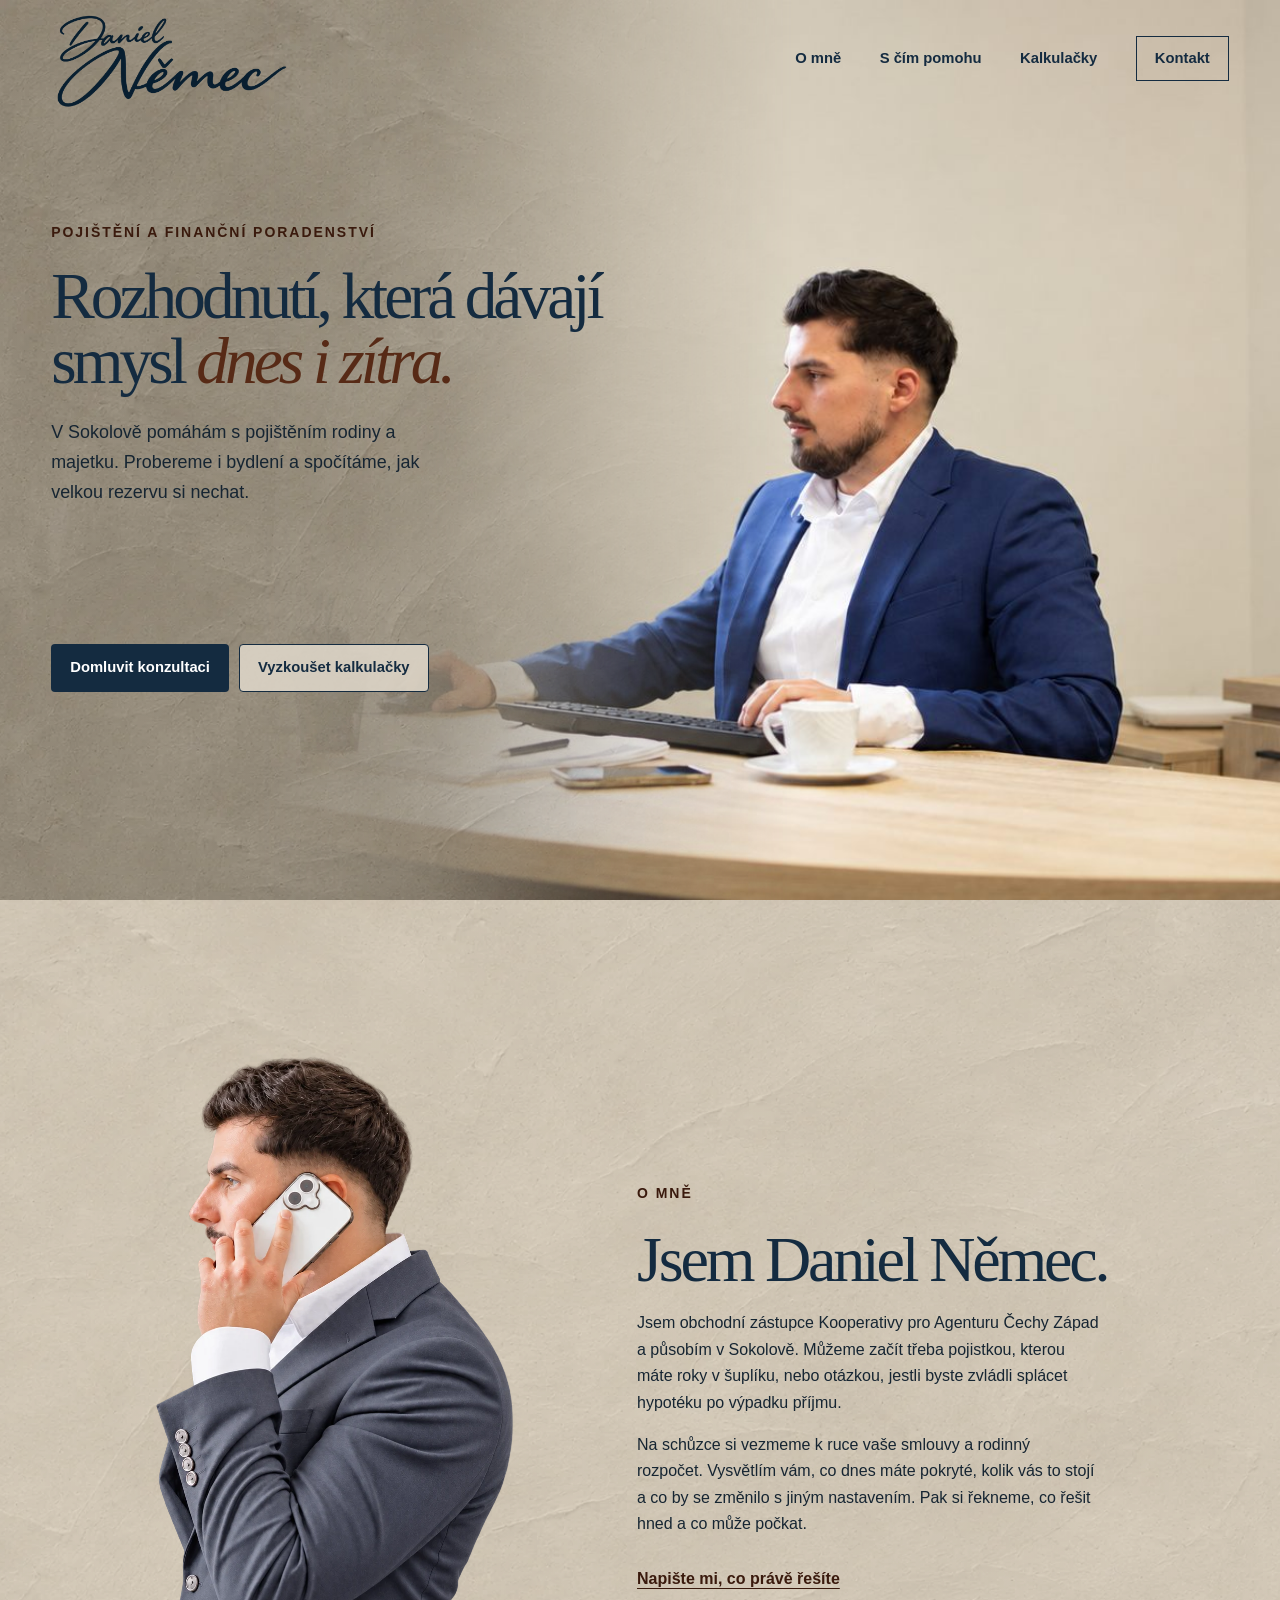
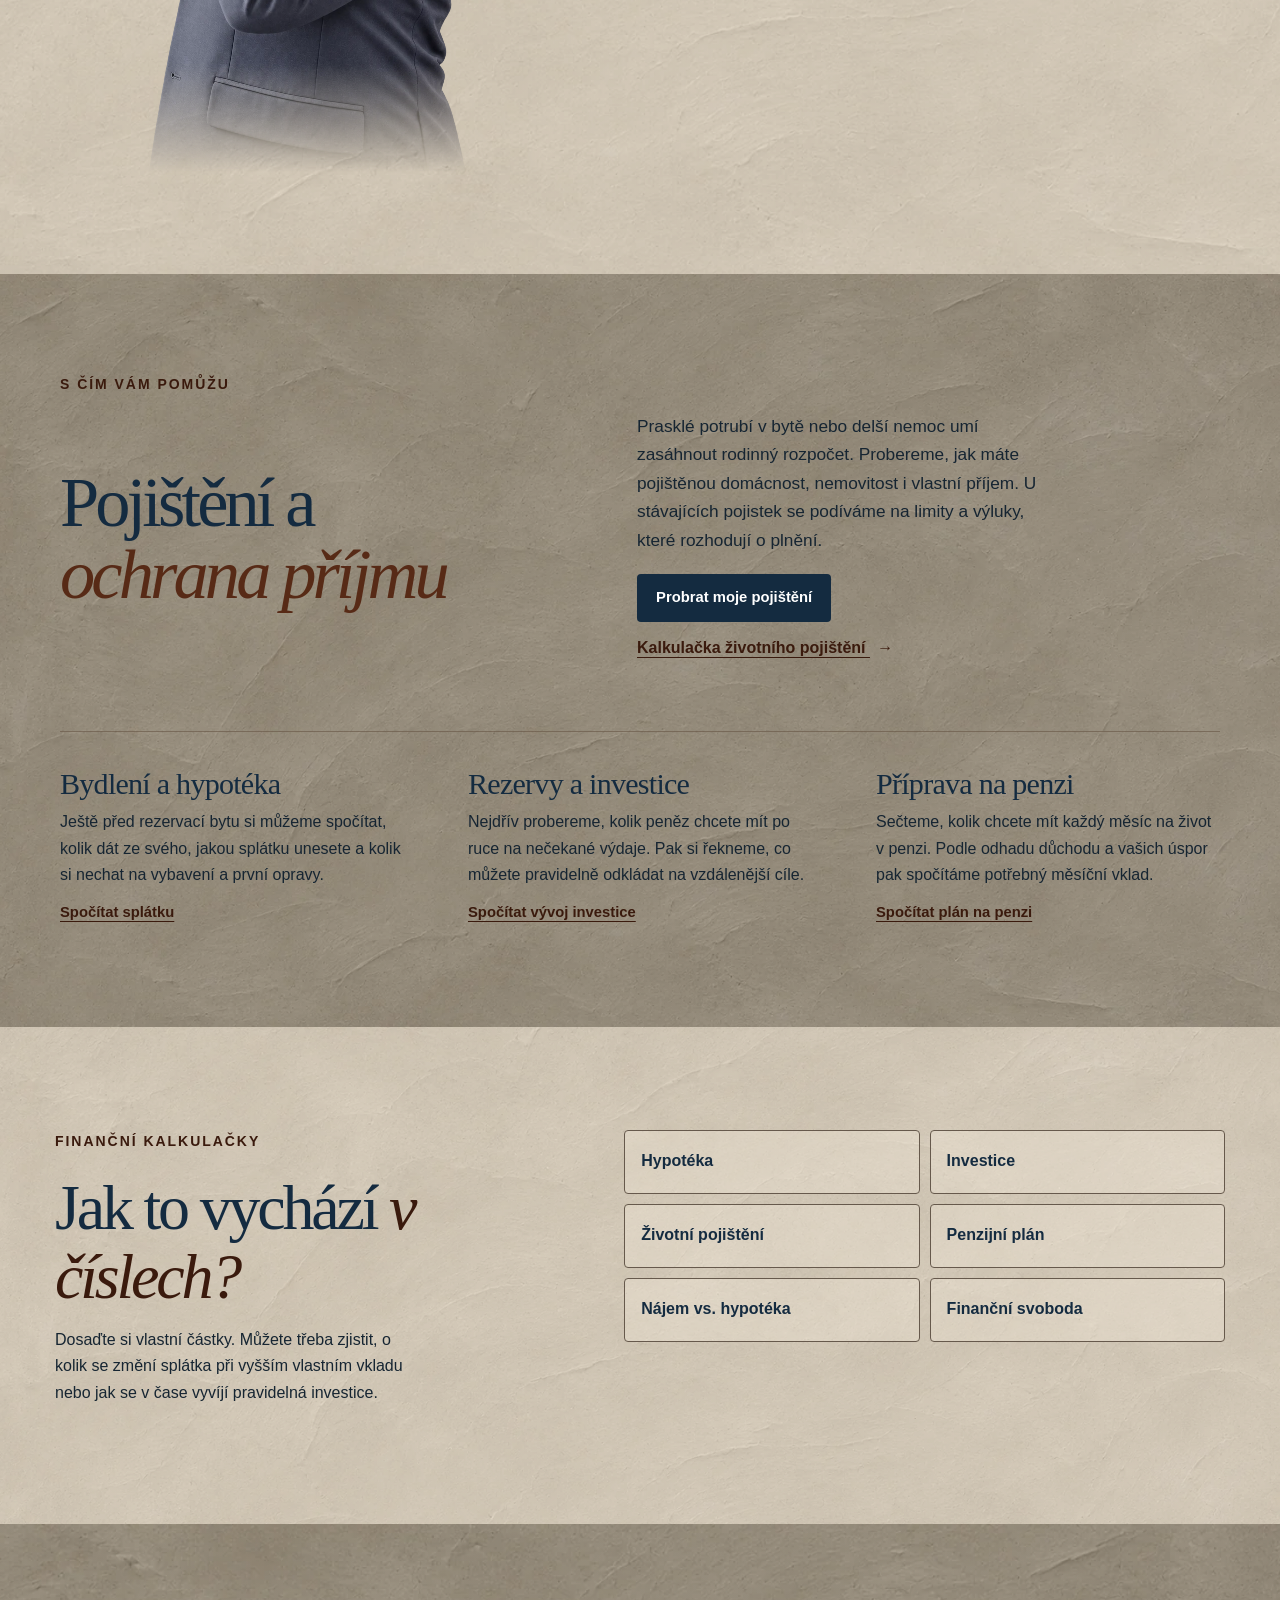
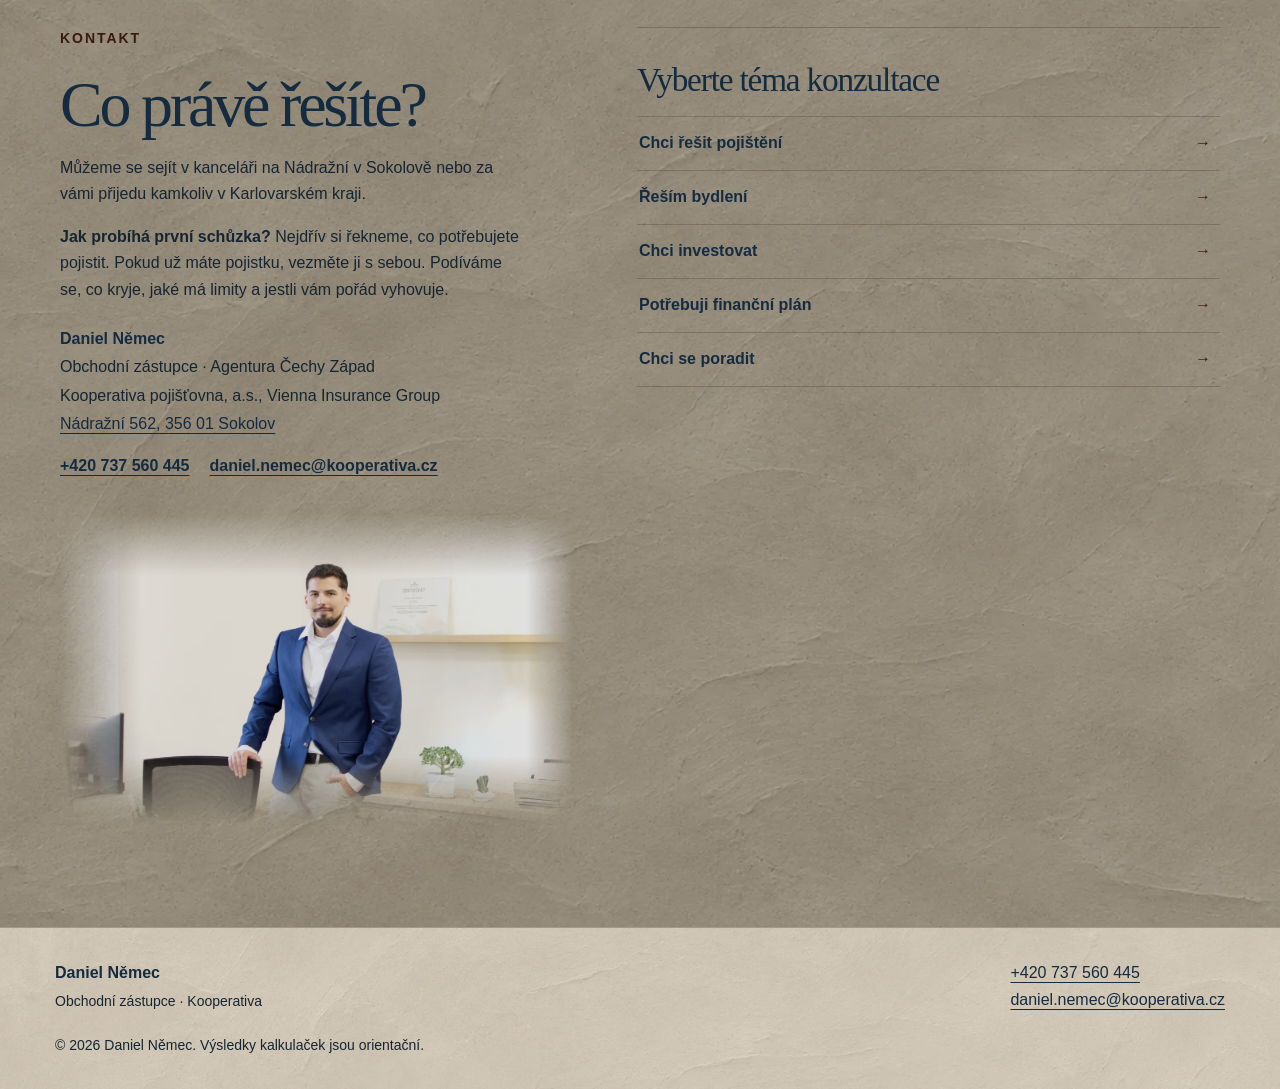
<file: index.html>
<!doctype html>
<html lang="cs">
<head>
  <meta charset="utf-8">
  <meta name="viewport" content="width=device-width, initial-scale=1">
  <meta name="description" content="Daniel Němec, obchodní zástupce Kooperativy v Sokolově. Probereme pojištění rodiny a majetku, bydlení a finanční rezervy. Domluvte si schůzku na Nádražní 562.">
  <meta name="theme-color" content="#f8f6f1">
  <title>Finanční poradce v Sokolově | Daniel Němec</title>
  <link rel="canonical" href="https://nemecfinance.cz/">
  <script type="application/ld+json">
    {
      "@context": "https://schema.org",
      "@type": "Person",
      "@id": "https://nemecfinance.cz/#daniel-nemec",
      "name": "Daniel Němec",
      "url": "https://nemecfinance.cz/",
      "image": "https://nemecfinance.cz/assets/daniel-kancelar.webp",
      "jobTitle": "Obchodní zástupce Kooperativy",
      "telephone": "+420737560445",
      "email": "daniel.nemec@kooperativa.cz",
      "affiliation": {
        "@type": "Organization",
        "name": "Kooperativa pojišťovna, a.s., Vienna Insurance Group",
        "url": "https://www.koop.cz/"
      },
      "workLocation": {
        "@type": "Place",
        "address": {
          "@type": "PostalAddress",
          "streetAddress": "Nádražní 562",
          "addressLocality": "Sokolov",
          "postalCode": "356 01",
          "addressCountry": "CZ"
        }
      }
    }
  </script>
  <link rel="stylesheet" href="styles.css?v=konzultace-primo-1">
  <script src="script.js?v=konzultace-primo-1" defer></script>
</head>
<body class="home-page">
  <a class="skip-link" href="#top">Přejít k obsahu</a>
  <header class="site-header">
    <div class="header-inner">
      <a class="brand" href="index.html" aria-label="Daniel Němec – úvod">
        <img src="assets/logo-daniel-nemec-smycka.webp" alt="Daniel Němec" width="860" height="381">
      </a>
      <button class="menu-toggle" type="button" aria-expanded="false" aria-controls="site-nav">Menu</button>
      <nav class="main-nav" id="site-nav" aria-label="Hlavní navigace">
        <a href="index.html#o-mne">O mně</a>
        <a href="index.html#sluzby">S čím pomohu</a>
        <a href="kalkulacky.html">Kalkulačky</a>
        <a class="nav-cta" href="index.html#kontakt">Kontakt</a>
      </nav>
    </div>
  </header>
  <main id="top" tabindex="-1">
    <section class="hero" aria-labelledby="hero-title">
      <img class="hero-photo" src="assets/hero-wide.jpg" alt="Daniel Němec při práci v kanceláři" width="1875" height="839" fetchpriority="high">
      <div class="container hero-inner">
        <div class="hero-copy">
          <p class="section-label">Pojištění a finanční poradenství</p>
          <h1 id="hero-title">Rozhodnutí, která dávají smysl <em>dnes i zítra.</em></h1>
          <p class="hero-lead">V Sokolově pomáhám s pojištěním rodiny a majetku. Probereme i bydlení a spočítáme, jak velkou rezervu si nechat.</p>
          <div class="hero-actions">
            <a class="button button-primary" href="#kontaktni-formular" data-open-contact>Domluvit konzultaci</a>
            <a class="button button-outline" href="kalkulacky.html">Vyzkoušet kalkulačky</a>
          </div>
        </div>
      </div>
    </section>

    <section class="plaster-section plaster-section--light" id="o-mne" aria-labelledby="about-title">
      <div class="container section about">
        <figure class="portrait">
          <img src="assets/daniel-portret-cely.webp" alt="Daniel Němec při telefonátu" width="1024" height="1536" loading="lazy" decoding="async">
        </figure>
        <div class="about-copy">
          <p class="section-label">O mně</p>
          <h2 id="about-title">Jsem Daniel Němec.</h2>
          <p>Jsem obchodní zástupce Kooperativy pro Agenturu Čechy Západ a působím v Sokolově. Můžeme začít třeba pojistkou, kterou máte roky v šuplíku, nebo otázkou, jestli byste zvládli splácet hypotéku po výpadku příjmu.</p>
          <p>Na schůzce si vezmeme k ruce vaše smlouvy a rodinný rozpočet. Vysvětlím vám, co dnes máte pokryté, kolik vás to stojí a co by se změnilo s jiným nastavením. Pak si řekneme, co řešit hned a co může počkat.</p>
          <a class="text-link" href="#kontakt">Napište mi, co právě řešíte</a>
        </div>
      </div>
    </section>

    <section class="section services" id="sluzby" aria-labelledby="services-title">
      <div class="container services-inner">
        <h2 class="section-label" id="services-title">S čím vám pomůžu</h2>
        <article class="service-feature">
          <h3>Pojištění a <em>ochrana příjmu</em></h3>
          <div class="service-feature-copy">
            <p>Prasklé potrubí v bytě nebo delší nemoc umí zasáhnout rodinný rozpočet. Probereme, jak máte pojištěnou domácnost, nemovitost i vlastní příjem. U stávajících pojistek se podíváme na limity a výluky, které rozhodují o plnění.</p>
            <div class="service-feature-actions">
              <a class="button button-primary" href="index.html?tema=insurance-review#kontaktni-formular">Probrat moje pojištění</a>
              <a class="text-link service-feature-link" href="kalkulacky.html#insurance">Kalkulačka životního pojištění <span aria-hidden="true">→</span></a>
            </div>
          </div>
        </article>
        <div class="service-list">
          <article>
            <h3>Bydlení a hypotéka</h3>
            <p>Ještě před rezervací bytu si můžeme spočítat, kolik dát ze svého, jakou splátku unesete a kolik si nechat na vybavení a první opravy.</p>
            <a class="text-link" href="kalkulacky.html#mortgage">Spočítat splátku</a>
          </article>
          <article>
            <h3>Rezervy a investice</h3>
            <p>Nejdřív probereme, kolik peněz chcete mít po ruce na nečekané výdaje. Pak si řekneme, co můžete pravidelně odkládat na vzdálenější cíle.</p>
            <a class="text-link" href="kalkulacky.html#investment">Spočítat vývoj investice</a>
          </article>
          <article>
            <h3>Příprava na penzi</h3>
            <p>Sečteme, kolik chcete mít každý měsíc na život v penzi. Podle odhadu důchodu a vašich úspor pak spočítáme potřebný měsíční vklad.</p>
            <a class="text-link" href="kalkulacky.html#pension">Spočítat plán na penzi</a>
          </article>
        </div>
      </div>
    </section>

    <section class="section tools" id="kalkulacky" aria-labelledby="tools-title">
      <div class="container tools-inner">
        <div>
          <p class="section-label">Finanční kalkulačky</p>
          <h2 id="tools-title">Jak to vychází <em>v číslech?</em></h2>
          <p>Dosaďte si vlastní částky. Můžete třeba zjistit, o kolik se změní splátka při vyšším vlastním vkladu nebo jak se v čase vyvíjí pravidelná investice.</p>
        </div>
        <nav class="tool-links" aria-label="Vyberte kalkulačku">
          <a href="kalkulacky.html#mortgage">Hypotéka</a>
          <a href="kalkulacky.html#investment">Investice</a>
          <a href="kalkulacky.html#insurance">Životní pojištění</a>
          <a href="kalkulacky.html#pension">Penzijní plán</a>
          <a href="kalkulacky.html#rentbuy">Nájem vs. hypotéka</a>
          <a href="kalkulacky.html#freedom">Finanční svoboda</a>
        </nav>
      </div>
    </section>

    <section class="plaster-section" id="kontakt" aria-labelledby="contact-title">
      <div class="container section contact">
        <div class="contact-copy">
          <p class="section-label">Kontakt</p>
          <h2 id="contact-title">Co právě řešíte?</h2>
          <p>Můžeme se sejít v kanceláři na Nádražní v Sokolově nebo za vámi přijedu kamkoliv v Karlovarském kraji.</p>
          <p><strong>Jak probíhá první schůzka?</strong> Nejdřív si řekneme, co potřebujete pojistit. Pokud už máte pojistku, vezměte ji s sebou. Podíváme se, co kryje, jaké má limity a jestli vám pořád vyhovuje.</p>
          <address>
            <strong>Daniel Němec</strong>
            <span>Obchodní zástupce · Agentura Čechy Západ</span>
            <span>Kooperativa pojišťovna, a.s., Vienna Insurance Group</span>
            <a href="https://www.google.com/maps/search/?api=1&amp;query=N%C3%A1dra%C5%BEn%C3%AD+562%2C+Sokolov">Nádražní 562, 356 01 Sokolov</a>
          </address>
          <div class="contact-direct">
            <a href="tel:+420737560445">+420 737 560 445</a>
            <a href="mailto:daniel.nemec@kooperativa.cz">daniel.nemec@kooperativa.cz</a>
          </div>
        </div>
        <div class="contact-journey" id="kontaktni-formular" tabindex="-1">
          <div class="contact-step" id="futureStep">
            <h3>Vyberte téma konzultace</h3>
            <div class="future-picker" role="group" aria-label="Téma konzultace">
              <button class="future-option" type="button" data-future="Jistota pro rodinu" data-message="Ochrana příjmu a rodiny">Chci řešit pojištění <span aria-hidden="true">→</span></button>
              <button class="future-option" type="button" data-future="Vlastní bydlení" data-message="Hypotéka a financování bydlení">Řeším bydlení <span aria-hidden="true">→</span></button>
              <button class="future-option" type="button" data-future="Finanční nezávislost" data-message="Investice a budování majetku">Chci investovat <span aria-hidden="true">→</span></button>
              <button class="future-option" type="button" data-future="Dlouhodobý finanční plán" data-message="Komplexní finanční plán">Potřebuji finanční plán <span aria-hidden="true">→</span></button>
              <button class="future-option" type="button" data-future="Chci se poradit" data-message="Obecný dotaz – chci se poradit">Chci se poradit <span aria-hidden="true">→</span></button>
            </div>
            <noscript><p>Formulář vyžaduje JavaScript. Můžete mi napsat přímo na <a href="mailto:daniel.nemec@kooperativa.cz">daniel.nemec@kooperativa.cz</a>.</p></noscript>
          </div>

          <div class="contact-step" id="formStep" hidden>
            <form class="contact-form" id="contactForm" action="https://formsubmit.co/dany.nemec@seznam.cz" method="POST" novalidate>
              <input type="hidden" name="_subject" id="contactSubject" value="Nová poptávka z webu Daniela Němce">
              <input type="hidden" name="_template" value="table">
              <input type="text" name="_honey" tabindex="-1" autocomplete="off" hidden>
              <input type="hidden" name="tema" id="futureInput">
              <div class="contact-form-head">
                <div><h3>Nechte mi na sebe kontakt</h3><p id="selectedFuture"></p></div>
                <button class="text-link" id="changeFuture" type="button">Změnit téma</button>
              </div>
              <label>Jméno a příjmení<input type="text" name="jmeno" autocomplete="name" required></label>
              <p class="contact-note" id="contact-method-note">Pro zpětný kontakt stačí vyplnit telefon nebo e-mail.</p>
              <div class="form-row">
                <label>Telefon<input type="tel" name="telefon" autocomplete="tel" aria-describedby="contact-method-note"></label>
                <label>E-mail<input type="email" name="email" autocomplete="email" aria-describedby="contact-method-note"></label>
              </div>
              <label><span>Co aktuálně řešíte? <span class="contact-optional">(volitelné)</span></span><textarea name="zprava" rows="4" placeholder="Stačí pár vět."></textarea></label>
              <label class="consent"><input type="checkbox" name="souhlas" value="ano" required><span>Souhlasím se zpracováním údajů za účelem zpětného kontaktování.</span></label>
              <button class="button button-primary" type="submit">Odeslat zprávu <span aria-hidden="true">→</span></button>
              <p class="contact-note">První rozhovor je nezávazný.</p>
              <p class="form-status" id="formStatus" role="status"></p>
            </form>
            <dialog class="contact-confirm plaster-section plaster-section--light" id="contactConfirm" aria-labelledby="contact-confirm-title">
              <h3 id="contact-confirm-title">Opravdu chcete odeslat zprávu?</h3>
              <form method="dialog" class="contact-confirm-actions">
                <button class="button button-outline" value="no" autofocus>Ne</button>
                <button class="button button-primary" value="yes">Ano</button>
              </form>
            </dialog>
          </div>
        </div>
        <figure class="contact-photo">
          <img class="office-photo" src="assets/daniel-kancelar.webp" alt="Daniel Němec v kanceláři v Sokolově" width="1600" height="1068" loading="lazy" decoding="async">
        </figure>
      </div>
    </section>
  </main>

  <footer class="site-footer">
    <div class="container footer-inner">
      <div><strong>Daniel Němec</strong><p>Obchodní zástupce · Kooperativa</p></div>
      <div class="footer-contact"><a href="tel:+420737560445">+420 737 560 445</a><a href="mailto:daniel.nemec@kooperativa.cz">daniel.nemec@kooperativa.cz</a></div>
      <p class="footer-legal">© <span id="year">2026</span> Daniel Němec. Výsledky kalkulaček jsou orientační.</p>
    </div>
  </footer>
  <script src="contact.js?v=konzultace-primo-1" defer></script>
</body>
</html>
</file>
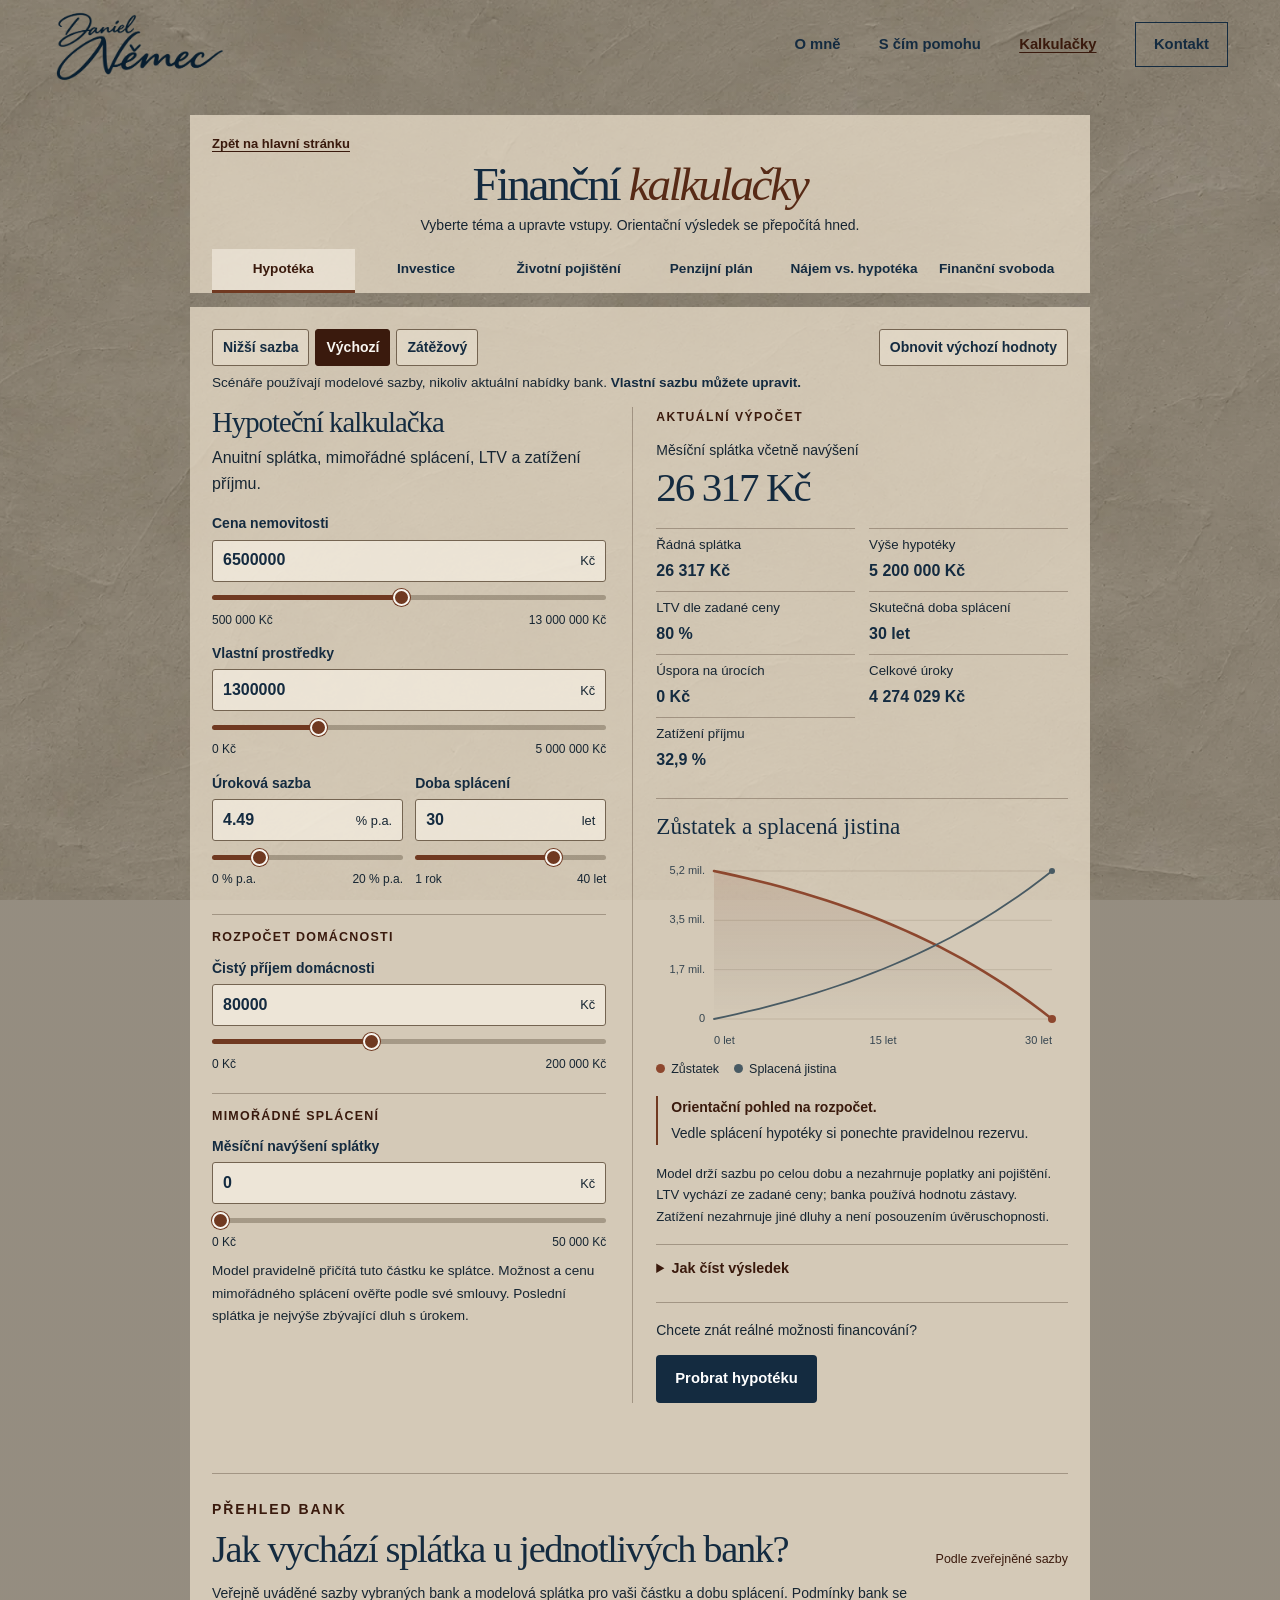
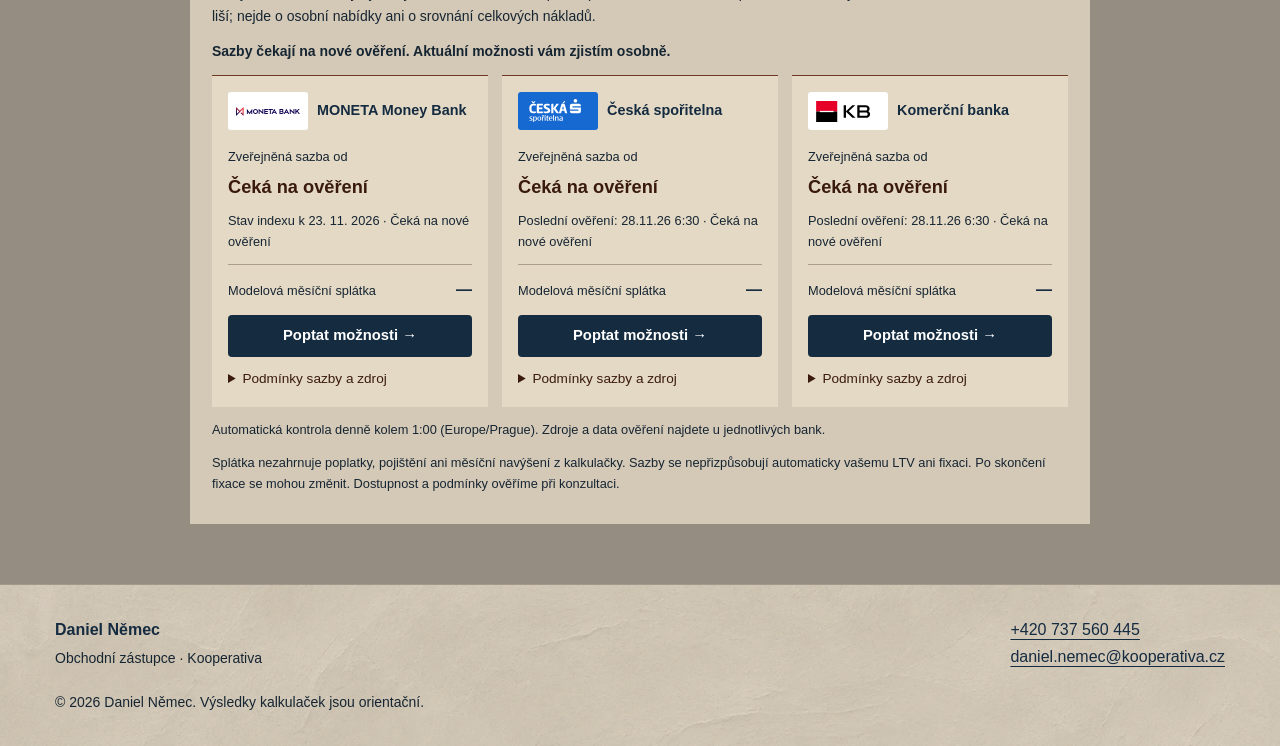
<file: kalkulacky.html>
<!doctype html>
<html lang="cs">
<head>
  <meta charset="utf-8">
  <meta name="viewport" content="width=device-width, initial-scale=1">
  <meta name="description" content="Šest orientačních finančních kalkulaček Daniela Němce pro hypotéku, investice, životní pojištění, plán na penzi, nájem a finanční svobodu.">
  <meta name="theme-color" content="#f8f6f1">
  <title>Finanční kalkulačky | Daniel Němec, Sokolov</title>
  <link rel="canonical" href="https://nemecfinance.cz/kalkulacky.html">
  <link rel="stylesheet" href="styles.css?v=sluzby-na-sterce-1">
  <link rel="stylesheet" href="kalkulacky.css?v=kalkulacky-dva-bloky-1">
  <script src="script.js?v=podpis-smycka-1" defer></script>
</head>
<body class="calculator-page">
  <a class="skip-link" href="#top">Přejít k obsahu</a>
  <header class="site-header">
    <div class="header-inner">
      <a class="brand" href="index.html" aria-label="Daniel Němec – úvod">
        <img src="assets/logo-daniel-nemec-smycka.webp" alt="Daniel Němec" width="860" height="381">
      </a>
      <button class="menu-toggle" type="button" aria-expanded="false" aria-controls="site-nav">Menu</button>
      <nav class="main-nav" id="site-nav" aria-label="Hlavní navigace">
        <a href="index.html#o-mne">O mně</a>
        <a href="index.html#sluzby">S čím pomohu</a>
        <a href="kalkulacky.html" aria-current="page">Kalkulačky</a>
        <a class="nav-cta" href="index.html#kontakt">Kontakt</a>
      </nav>
    </div>
  </header>
  <main id="top" tabindex="-1">
    <section id="kalkulacky" class="calculators section" aria-labelledby="calculators-title">
      <div class="calculator-overview">
        <a class="calculator-back" href="index.html">Zpět na hlavní stránku</a>
        <div class="section-heading">
          <h1 id="calculators-title">Finanční <em>kalkulačky</em></h1>
          <p>Vyberte téma a upravte vstupy. Orientační výsledek se přepočítá hned.</p>
        </div>

        <div class="calculator-tabs" role="tablist" aria-label="Výběr kalkulačky">
          <button class="calculator-tab active" id="tab-mortgage" role="tab" aria-selected="true" aria-controls="panel-mortgage" tabindex="0" type="button" data-calculator="mortgage">Hypotéka</button>
          <button class="calculator-tab" id="tab-investment" role="tab" aria-selected="false" aria-controls="panel-investment" tabindex="-1" type="button" data-calculator="investment">Investice</button>
          <button class="calculator-tab" id="tab-insurance" role="tab" aria-selected="false" aria-controls="panel-insurance" tabindex="-1" type="button" data-calculator="insurance">Životní pojištění</button>
          <button class="calculator-tab" id="tab-pension" role="tab" aria-selected="false" aria-controls="panel-pension" tabindex="-1" type="button" data-calculator="pension">Penzijní plán</button>
          <button class="calculator-tab" id="tab-rentbuy" role="tab" aria-selected="false" aria-controls="panel-rentbuy" tabindex="-1" type="button" data-calculator="rentbuy">Nájem vs. hypotéka</button>
          <button class="calculator-tab" id="tab-freedom" role="tab" aria-selected="false" aria-controls="panel-freedom" tabindex="-1" type="button" data-calculator="freedom">Finanční svoboda</button>
        </div>
      </div>

      <div class="calculator-view active" id="panel-mortgage" role="tabpanel" aria-labelledby="tab-mortgage" data-view="mortgage">
        <div class="calc-toolbar"><div class="scenario-switch" data-scenarios="mortgage" role="group" aria-label="Scénář hypotéky"><button type="button" class="scenario-button" data-scenario="safe" aria-pressed="false">Nižší sazba</button><button type="button" class="scenario-button active" data-scenario="realistic" aria-pressed="true">Výchozí</button><button type="button" class="scenario-button" data-scenario="stress" aria-pressed="false">Zátěžový</button></div><div class="calc-help">Scénáře používají modelové sazby, nikoliv aktuální nabídky bank. <strong>Vlastní sazbu můžete upravit.</strong></div></div>
        <div class="calculator-shell">
          <div class="calculator-panel reveal"><h3>Hypoteční kalkulačka</h3><p class="calculator-intro">Anuitní splátka, mimořádné splácení, LTV a zatížení příjmu.</p>
            <div class="calc-field"><label for="mPrice">Cena nemovitosti</label><div class="calc-value-wrap"><input id="mPrice" type="number" min="500000" max="100000000" data-range-max="13000000" step="50000" value="6500000"><span>Kč</span></div></div>
            <div class="calc-field"><label for="mOwn">Vlastní prostředky</label><div class="calc-value-wrap"><input id="mOwn" type="number" min="0" max="100000000" data-range-max="5000000" step="50000" value="1300000"><span>Kč</span></div></div>
            <div class="compact-grid"><div class="calc-field"><label for="mRate">Úroková sazba</label><div class="calc-value-wrap"><input id="mRate" type="number" min="0" max="20" step="0.01" value="4.49"><span>% p.a.</span></div></div><div class="calc-field"><label for="mYears">Doba splácení</label><div class="calc-value-wrap"><input id="mYears" type="number" min="1" max="40" value="30"><span>let</span></div></div></div>
            <div class="calc-section-title">Rozpočet domácnosti</div>
            <div class="calc-field"><label for="mIncome">Čistý příjem domácnosti</label><div class="calc-value-wrap"><input id="mIncome" type="number" min="0" max="5000000" data-range-max="200000" step="1000" value="80000"><span>Kč</span></div></div>
            <div class="calc-section-title">Mimořádné splácení</div>
            <div class="calc-field"><label for="mExtra">Měsíční navýšení splátky</label><div class="calc-value-wrap"><input id="mExtra" type="number" min="0" max="500000" data-range-max="50000" step="500" value="0"><span>Kč</span></div><p class="calc-note">Model pravidelně přičítá tuto částku ke splátce. Možnost a cenu mimořádného splácení ověřte podle své smlouvy. Poslední splátka je nejvýše zbývající dluh s úrokem.</p></div>
          </div>
          <div class="calculator-result reveal" aria-live="polite"><div class="result-status">Aktuální výpočet</div><span class="result-kicker">Měsíční splátka včetně navýšení</span><div class="monthly-payment" id="mPayment">—</div><div class="result-grid"><div class="result-item"><span>Řádná splátka</span><strong id="mBasePayment">—</strong></div><div class="result-item"><span>Výše hypotéky</span><strong id="mLoan">—</strong></div><div class="result-item"><span>LTV dle zadané ceny</span><strong id="mLtv">—</strong></div><div class="result-item"><span>Skutečná doba splácení</span><strong id="mActualYears">—</strong></div><div class="result-item"><span>Úspora na úrocích</span><strong id="mSavedInterest">—</strong></div><div class="result-item"><span>Celkové úroky</span><strong id="mInterest">—</strong></div><div class="result-item"><span>Zatížení příjmu</span><strong id="mBurden">—</strong></div></div><div class="chart-wrap"><div class="chart-head"><h4>Zůstatek a splacená jistina</h4></div><canvas class="chart-canvas" id="mortgageChart" role="img" aria-label="Graf zůstatku hypotéky a splacené jistiny"></canvas><div class="chart-legend-pro"><span><i></i>Zůstatek</span><span><i></i>Splacená jistina</span></div></div><div class="recommendation" id="mRecommendation"></div><p class="calculator-disclaimer">Model drží sazbu po celou dobu a nezahrnuje poplatky ani pojištění. LTV vychází ze zadané ceny; banka používá hodnotu zástavy. Zatížení nezahrnuje jiné dluhy a není posouzením úvěruschopnosti.</p><details class="calculator-explanation"><summary>Jak číst výsledek</summary><p>Řádná splátka vychází z výše úvěru, sazby a doby splácení. Hlavní částka zahrnuje také zadané měsíční navýšení. LTV ukazuje podíl úvěru na zadané ceně nemovitosti. Přehled bank používá jejich zveřejněné výchozí sazby, takže se může od vašeho výpočtu lišit. Konkrétní nabídka závisí na podmínkách banky a posouzení žádosti.</p></details><div class="calculator-cta"><p>Chcete znát reálné možnosti financování?</p><a class="button button-primary" href="index.html?tema=mortgage#kontakt">Probrat hypotéku</a></div></div>
        </div>
        <section class="bank-comparison" id="bank-comparison" aria-labelledby="bank-comparison-title">
          <div class="bank-comparison-head"><div><span class="section-label">Přehled bank</span><h3 id="bank-comparison-title">Jak vychází splátka u jednotlivých bank?</h3></div><span class="bank-sort">Podle zveřejněné sazby</span></div>
          <p class="bank-intro">Veřejně uváděné sazby vybraných bank a modelová splátka pro vaši částku a dobu splácení. Podmínky bank se liší; nejde o osobní nabídky ani o srovnání celkových nákladů.</p>
          <p id="bank-status" class="bank-status" role="status"></p>
          <div id="bank-cards" class="bank-cards"></div>
          <p class="bank-source-note" id="bank-source-note"></p>
          <p class="bank-source-note">Splátka nezahrnuje poplatky, pojištění ani měsíční navýšení z kalkulačky. Sazby se nepřizpůsobují automaticky vašemu LTV ani fixaci. Po skončení fixace se mohou změnit. Dostupnost a podmínky ověříme při konzultaci.</p>
          <noscript>Pro přepočet bankovních splátek zapněte JavaScript. <a href="index.html#kontakt">Probrat hypotéku osobně</a>.</noscript>
        </section>
      </div>

      <div class="calculator-view" id="panel-investment" role="tabpanel" aria-labelledby="tab-investment" data-view="investment" hidden>
        <div class="calc-toolbar"><div class="scenario-switch" data-scenarios="investment" role="group" aria-label="Investiční scénář"><button type="button" class="scenario-button" data-scenario="conservative" aria-pressed="false">Konzervativní</button><button type="button" class="scenario-button active" data-scenario="balanced" aria-pressed="true">Vyvážený</button><button type="button" class="scenario-button" data-scenario="dynamic" aria-pressed="false">Dynamický</button></div><div class="calc-help">Výnos je uváděn před odečtením poplatku. Model používá <strong>měsíční složené úročení</strong>.</div></div>
        <div class="calculator-shell"><div class="calculator-panel"><h3>Investiční kalkulačka</h3><p class="calculator-intro">Zohledňuje inflaci, nákladovost i každoroční navyšování vkladu.</p>
          <div class="compact-grid"><div class="calc-field"><label for="iInitial">Počáteční vklad</label><div class="calc-value-wrap"><input id="iInitial" type="number" min="0" max="100000000" data-range-max="1000000" step="10000" value="200000"><span>Kč</span></div></div><div class="calc-field"><label for="iMonthly">Měsíční investice</label><div class="calc-value-wrap"><input id="iMonthly" type="number" min="0" max="1000000" data-range-max="50000" step="500" value="5000"><span>Kč</span></div></div></div>
          <div class="compact-grid"><div class="calc-field"><label for="iReturn">Hrubý očekávaný výnos</label><div class="calc-value-wrap"><input id="iReturn" type="number" min="-20" max="30" step="0.1" value="7"><span>% p.a.</span></div></div><div class="calc-field"><label for="iYears">Doba investování</label><div class="calc-value-wrap"><input id="iYears" type="number" min="1" max="60" value="25"><span>let</span></div></div></div>
          <div class="calc-section-title">Realističtější předpoklady</div><div class="compact-grid"><div class="calc-field"><label for="iFee">Roční nákladovost</label><div class="calc-value-wrap"><input id="iFee" type="number" min="0" max="10" step="0.1" value="1"><span>% p.a.</span></div></div><div class="calc-field"><label for="iInflation">Inflace</label><div class="calc-value-wrap"><input id="iInflation" type="number" min="0" max="20" step="0.1" value="2.5"><span>% p.a.</span></div></div></div><div class="calc-field"><label for="iGrowth">Každoroční navýšení měsíční investice</label><div class="calc-value-wrap"><input id="iGrowth" type="number" min="0" max="20" step="0.5" value="2"><span>% ročně</span></div></div>
        </div><div class="calculator-result" aria-live="polite"><div class="result-status">Dlouhodobý scénář</div><span class="result-kicker">Odhadovaná hodnota portfolia</span><div class="monthly-payment" id="iFinal">—</div><div class="result-grid"><div class="result-item"><span>Celkem vložíte</span><strong id="iInvested">—</strong></div><div class="result-item"><span>Zisk po modelových nákladech</span><strong id="iProfit">—</strong></div><div class="result-item"><span>Reálná hodnota dnes</span><strong id="iReal">—</strong></div><div class="result-item"><span>Modelový čistý výnos</span><strong id="iNetReturn">—</strong></div></div><div class="chart-wrap"><div class="chart-head"><h4>Portfolio, vklady a kupní síla</h4></div><canvas class="chart-canvas" id="investmentChart" role="img" aria-label="Graf vývoje portfolia, vkladů a reálné hodnoty"></canvas><div class="chart-legend-pro"><span><i></i>Portfolio</span><span><i></i>Vklady</span><span><i></i>Reálná hodnota</span></div></div><div class="recommendation" id="iRecommendation"></div><p class="calculator-disclaimer">Model odečítá roční nákladovost od hrubého výnosu v procentních bodech. Vklady probíhají na konci měsíce a navyšují se po celých letech. Nezahrnuje daně, vstupní poplatky ani kolísání trhu.</p><details class="calculator-explanation"><summary>Jak číst výsledek</summary><p>Hodnota portfolia zahrnuje vaše vklady i modelové zhodnocení po odečtení zadané roční nákladovosti. Reálná hodnota přepočítává budoucí částku na dnešní kupní sílu. Rozdíl tvoří vliv inflace. Zkuste změnit výnos nebo dobu investování a porovnat, jak citlivý je výsledek na vaše předpoklady.</p></details><div class="calculator-cta"><p>Chcete sestavit investiční plán na míru?</p><a class="button button-primary" href="index.html?tema=investment#kontakt">Probrat investice</a></div></div></div>
      </div>

      <div class="calculator-view" id="panel-insurance" role="tabpanel" aria-labelledby="tab-insurance" data-view="insurance" hidden>
        <div class="calculator-shell"><div class="calculator-panel"><h3>Kalkulačka životního pojištění</h3><p class="calculator-intro">Model předpokládá jednorázové splacení dluhů. Do výdajů proto zadejte běžný chod domácnosti bez jejich splátek. Příjmy po úmrtí či invaliditě zadejte za celou domácnost.</p>
          <div class="calc-field"><label for="lSupportYears">Rodinu chcete chránit</label><div class="calc-value-wrap"><input id="lSupportYears" type="number" min="1" max="30" value="10"><span>let</span></div></div>
          <div class="compact-grid"><div class="calc-field"><label for="lIncome">Čistý příjem domácnosti před výpadkem</label><div class="calc-value-wrap"><input id="lIncome" type="number" min="0" max="5000000" data-range-max="200000" step="1000" value="55000"><span>Kč</span></div></div><div class="calc-field"><label for="lExpenses">Výdaje domácnosti bez splátek dluhů</label><div class="calc-value-wrap"><input id="lExpenses" type="number" min="0" max="5000000" data-range-max="200000" step="1000" value="38000"><span>Kč</span></div></div></div>
          <div class="compact-grid"><div class="calc-field"><label for="lDebt">Nesplacené dluhy</label><div class="calc-value-wrap"><input id="lDebt" type="number" min="0" max="100000000" data-range-max="10000000" step="50000" value="3500000"><span>Kč</span></div></div><div class="calc-field"><label for="lChildren">Nezaopatřené děti</label><div class="calc-value-wrap"><input id="lChildren" type="number" min="0" max="10" value="2"><span>dětí</span></div></div></div>
          <div class="calc-section-title">Modelové předpoklady</div>
          <div class="compact-grid"><div class="calc-field"><label for="lSurvivorIncome">Příjem domácnosti po úmrtí</label><div class="calc-value-wrap"><input id="lSurvivorIncome" type="number" min="0" max="5000000" data-range-max="150000" step="1000" value="20000"><span>Kč/měs.</span></div></div><div class="calc-field"><label for="lDisabilityIncome">Příjem domácnosti při invaliditě</label><div class="calc-value-wrap"><input id="lDisabilityIncome" type="number" min="0" max="5000000" data-range-max="150000" step="1000" value="22000"><span>Kč/měs.</span></div></div></div>
          <div class="compact-grid"><div class="calc-field"><label for="lSickReplacement">Zachovaný příjem domácnosti při neschopnosti</label><div class="calc-value-wrap"><input id="lSickReplacement" type="number" min="0" max="100" step="1" value="60"><span>% příjmu</span></div></div><div class="calc-field"><label for="lInvalidityYears">Doba krytí invalidity</label><div class="calc-value-wrap"><input id="lInvalidityYears" type="number" min="1" max="50" value="15"><span>let</span></div></div></div>
          <div class="calc-field"><label for="lChildReserve">Rezerva na jedno dítě</label><div class="calc-value-wrap"><input id="lChildReserve" type="number" min="0" max="5000000" data-range-max="1000000" step="50000" value="250000"><span>Kč</span></div></div>
          <div class="calc-field"><label for="lDebtPayment">Měsíční splátky dluhů</label><div class="calc-value-wrap"><input id="lDebtPayment" type="number" min="0" max="1000000" data-range-max="50000" step="500" value="0"><span>Kč/měs.</span></div><p class="calc-note">Při pracovní neschopnosti dluhy zůstávají. Splátky přičteme k běžným výdajům; výchozí nulu upravte podle skutečnosti.</p></div><div class="calc-section-title">Existující zabezpečení</div><div class="compact-grid"><div class="calc-field"><label for="lReserve">Likvidní úspory</label><div class="calc-value-wrap"><input id="lReserve" type="number" min="0" max="100000000" data-range-max="5000000" step="10000" value="300000"><span>Kč</span></div></div><div class="calc-field"><label for="lExisting">Současné krytí pro případ úmrtí</label><div class="calc-value-wrap"><input id="lExisting" type="number" min="0" max="100000000" data-range-max="10000000" step="50000" value="500000"><span>Kč</span></div></div></div>
        </div><div class="calculator-result" aria-live="polite"><div class="result-status">Orientační analýza rizik</div><div class="score-row"><div class="score-ring" id="lScoreRing"><strong id="lScore">—</strong></div><div class="score-copy"><span>Pokrytí modelové potřeby při úmrtí</span><b id="lScoreLabel">—</b></div></div><div class="metric-highlight"><span>Modelová potřeba krytí pro úmrtí</span><strong id="lDeath">—</strong></div><div class="result-grid"><div class="result-item"><span>Invalidita III. stupně</span><strong id="lInvalidity">—</strong></div><div class="result-item"><span>Výpadek při neschopnosti / měsíc</span><strong id="lSick">—</strong></div><div class="result-item"><span>Chybějící krytí při úmrtí</span><strong id="lGap">—</strong></div><div class="result-item"><span>Potřeba rodiny po odečtení úspor</span><strong id="lFamily">—</strong></div></div><div class="recommendation" id="lRecommendation"></div><p class="calculator-disclaimer">Zachovaných 60 % příjmu je modelový předpoklad domácnosti, nikoli výpočet nároku na nemocenské. Model nezohledňuje inflaci ani zhodnocení vyplacené částky. Nejde o návrh konkrétní pojistné smlouvy. Zdravotní stav, povolání, státní dávky a existující smlouvy mohou výsledek zásadně změnit.</p><details class="calculator-explanation"><summary>Jak číst výsledek</summary><p>Částka pro úmrtí představuje modelovou potřebu na splacení dluhů a podporu rodiny po odečtení rezerv. Chybějící krytí navíc odečítá zadané stávající pojištění pro úmrtí. Procento pokrytí se vztahuje pouze k úmrtí, nikoli k celé pojistné ochraně. Výpadek při pracovní neschopnosti je měsíční částka; ostatní potřeby krytí jsou jednorázové.</p></details><div class="calculator-cta"><p>Chcete zjistit, zda je vaše současná ochrana dostatečná?</p><a class="button button-primary" href="index.html?tema=insurance#kontakt">Prověřit ochranu</a></div></div></div>
      </div>

      <div class="calculator-view" id="panel-pension" role="tabpanel" aria-labelledby="tab-pension" data-view="pension" hidden>
        <div class="calculator-shell"><div class="calculator-panel"><h3>Penzijní kalkulačka</h3><p class="calculator-intro">Počítá rentu v dnešních cenách a potřebný kapitál v cenách při odchodu do penze. Odhad státního důchodu zadáváte sami.</p><p class="calc-note">Věk 65 let a důchod 18 000 Kč jsou pouze výchozí příklad. Svůj důchodový věk a odhad důchodu ověřte v <a href="https://eportal.cssz.cz/web/portal/-/sluzby/informativni-duchodova-aplikace" target="_blank" rel="noopener noreferrer">Informativní důchodové aplikaci ČSSZ</a>.</p>
          <div class="compact-grid"><div class="calc-field"><label for="pAge">Současný věk</label><div class="calc-value-wrap"><input id="pAge" type="number" min="18" max="75" value="35"><span>let</span></div></div><div class="calc-field"><label for="pRetire">Odchod do penze</label><div class="calc-value-wrap"><input id="pRetire" type="number" min="40" max="80" value="65"><span>let</span></div></div></div>
          <div class="compact-grid"><div class="calc-field"><label for="pDesired">Požadovaný příjem v dnešních cenách</label><div class="calc-value-wrap"><input id="pDesired" type="number" min="0" max="1000000" data-range-max="100000" step="1000" value="35000"><span>Kč/měs.</span></div></div><div class="calc-field"><label for="pState">Odhad státního důchodu v dnešních cenách</label><div class="calc-value-wrap"><input id="pState" type="number" min="0" max="500000" data-range-max="60000" step="500" value="18000"><span>Kč/měs.</span></div></div></div>
          <div class="compact-grid"><div class="calc-field"><label for="pCurrent">Současné investice na penzi</label><div class="calc-value-wrap"><input id="pCurrent" type="number" min="0" max="100000000" data-range-max="5000000" step="10000" value="250000"><span>Kč</span></div></div><div class="calc-field"><label for="pDrawYears">Doba čerpání renty</label><div class="calc-value-wrap"><input id="pDrawYears" type="number" min="5" max="40" value="25"><span>let</span></div></div></div>
          <div class="calc-section-title">Předpoklady</div><div class="compact-grid"><div class="calc-field"><label for="pReturn">Výnos před penzí</label><div class="calc-value-wrap"><input id="pReturn" type="number" min="0" max="20" step="0.1" value="6"><span>% p.a.</span></div></div><div class="calc-field"><label for="pPostReturn">Výnos během čerpání renty</label><div class="calc-value-wrap"><input id="pPostReturn" type="number" min="0" max="15" step="0.1" value="3.5"><span>% p.a.</span></div></div></div><div class="calc-field"><label for="pInflation">Inflace</label><div class="calc-value-wrap"><input id="pInflation" type="number" min="0" max="20" step="0.1" value="2.5"><span>% p.a.</span></div></div>
        </div><div class="calculator-result" aria-live="polite"><div class="result-status">Penzijní plán</div><span class="result-kicker">Měsíční investice v dnešních cenách</span><div class="monthly-payment" id="pMonthly">—</div><div class="result-grid"><div class="result-item"><span>Potřebný kapitál v penzi (budoucí Kč)</span><strong id="pCapital">—</strong></div><div class="result-item"><span>Čas do penze</span><strong id="pYearsLeft">—</strong></div><div class="result-item"><span>Budoucí chybějící renta</span><strong id="pGapRent">—</strong></div><div class="result-item"><span>Odhad současných úspor v penzi</span><strong id="pFutureCurrent">—</strong></div></div><div class="chart-wrap"><div class="chart-head"><h4>Cesta k cíli v dnešních cenách</h4></div><canvas class="chart-canvas" id="pensionChart" role="img" aria-label="Graf cesty k penzijnímu kapitálu v dnešních cenách"></canvas></div><div class="recommendation" id="pRecommendation"></div><p class="calculator-disclaimer">Měsíční investice je uvedena v dnešních cenách a pro zachování kupní síly je potřeba ji průběžně navyšovat o inflaci. Model postupně vyčerpá kapitál během zadané doby čerpání; nepočítá s doživotní rentou. Výnos zadávejte po nákladech a případném zdanění. Nejde o garanci budoucí renty.</p><details class="calculator-explanation"><summary>Jak číst výsledek</summary><p>Měsíční investice je vyjádřena v dnešních korunách. Pro zachování plánu ji model předpokládá průběžně navyšovat s inflací. Potřebný kapitál a chybějící renta při odchodu do penze jsou naopak v budoucích korunách. Doba čerpání určuje, na kolik let má kapitál vystačit; nejde o doživotní rentu.</p></details><div class="calculator-cta"><p>Chcete připravit realistický penzijní plán?</p><a class="button button-primary" href="index.html?tema=pension#kontakt">Naplánovat penzi</a></div></div></div>
      </div>

      <div class="calculator-view" id="panel-rentbuy" role="tabpanel" aria-labelledby="tab-rentbuy" data-view="rentbuy" hidden>
        <div class="calculator-shell"><div class="calculator-panel"><h3>Nájem versus hypotéka</h3><p class="calculator-intro">Férové porovnání stejného počátečního kapitálu a stejného měsíčního rozpočtu. Levnější varianta vždy investuje rozdíl.</p>
          <div class="compact-grid"><div class="calc-field"><label for="rPrice">Cena nemovitosti</label><div class="calc-value-wrap"><input id="rPrice" type="number" min="500000" max="100000000" data-range-max="13000000" step="50000" value="6500000"><span>Kč</span></div></div><div class="calc-field"><label for="rRent">Současný měsíční nájem</label><div class="calc-value-wrap"><input id="rRent" type="number" min="0" max="500000" data-range-max="100000" step="500" value="22000"><span>Kč</span></div></div></div>
          <div class="compact-grid"><div class="calc-field"><label for="rOwn">Vlastní prostředky na akontaci</label><div class="calc-value-wrap"><input id="rOwn" type="number" min="0" max="100000000" data-range-max="5000000" step="50000" value="1300000"><span>Kč</span></div></div><div class="calc-field"><label for="rRate">Sazba hypotéky</label><div class="calc-value-wrap"><input id="rRate" type="number" min="0" max="20" step="0.01" value="4.49"><span>% p.a.</span></div></div></div>
          <div class="compact-grid"><div class="calc-field"><label for="rMortgageYears">Doba splácení hypotéky</label><div class="calc-value-wrap"><input id="rMortgageYears" type="number" min="5" max="40" value="30"><span>let</span></div></div><div class="calc-field"><label for="rYears">Horizont porovnání</label><div class="calc-value-wrap"><input id="rYears" type="number" min="1" max="50" value="25"><span>let</span></div></div></div>
          <div class="compact-grid"><div class="calc-field"><label for="rGrowth">Růst ceny nemovitosti</label><div class="calc-value-wrap"><input id="rGrowth" type="number" min="-10" max="20" step="0.1" value="3"><span>% p.a.</span></div></div><div class="calc-field"><label for="rRentGrowth">Růst nájemného</label><div class="calc-value-wrap"><input id="rRentGrowth" type="number" min="0" max="20" step="0.1" value="2.5"><span>% p.a.</span></div></div></div>
          <div class="calc-section-title">Náklady a alternativní investice</div><div class="compact-grid"><div class="calc-field"><label for="rInvest">Výnos investice</label><div class="calc-value-wrap"><input id="rInvest" type="number" min="-20" max="30" step="0.1" value="6"><span>% p.a.</span></div></div><div class="calc-field"><label for="rMaintenance">Údržba a fond oprav</label><div class="calc-value-wrap"><input id="rMaintenance" type="number" min="0" max="5" step="0.1" value="1"><span>% ceny/rok</span></div></div></div><div class="calc-field"><label for="rBuyCosts">Jednorázové náklady koupě</label><div class="calc-value-wrap"><input id="rBuyCosts" type="number" min="0" max="10" step="0.1" value="2"><span>% ceny</span></div><p class="calc-note">Počítají se nad rámec akontace. Nájemník stejný počáteční kapitál investuje.</p></div>
        </div><div class="calculator-result" aria-live="polite"><div class="result-status">Porovnání čistého majetku</div><span class="result-kicker">Výhodnější modelový scénář</span><div class="monthly-payment" id="rWinner">—</div><div class="result-grid"><div class="result-item"><span>Čistý majetek vlastníka</span><strong id="rBuyWealth">—</strong></div><div class="result-item"><span>Portfolio nájemníka</span><strong id="rRentWealth">—</strong></div><div class="result-item"><span>Počáteční splátka hypotéky</span><strong id="rPayment">—</strong></div><div class="result-item"><span>Rozdíl výsledků</span><strong id="rDifference">—</strong></div><div class="result-item"><span>Zůstatek hypotéky</span><strong id="rRemainingLoan">—</strong></div><div class="result-item"><span>Investice vlastníka</span><strong id="rOwnerPortfolio">—</strong></div></div><div class="chart-wrap"><div class="chart-head"><h4>Vývoj čistého majetku</h4></div><canvas class="chart-canvas" id="rentBuyChart" role="img" aria-label="Graf čistého majetku vlastníka a nájemníka"></canvas><div class="chart-legend-pro"><span><i></i>Vlastní bydlení</span><span><i></i>Nájem + investice</span></div></div><div class="recommendation" id="rRecommendation"></div><p class="calculator-disclaimer">Model předpokládá stejný počáteční a měsíční rozpočet, neměnnou sazbu hypotéky a investování úspory levnější variantou. Nezohledňuje všechny daně, prodejní náklady, stěhování ani rekonstrukce.</p><details class="calculator-explanation"><summary>Jak číst výsledek</summary><p>Porovnáváme čistý majetek na konci zadaného období. U vlastníka zahrnuje hodnotu nemovitosti po odečtení zbývající hypotéky a případné investice. U nájemníka jde o investiční portfolio. Obě varianty mají stejný počáteční a měsíční rozpočet a levnější varianta investuje rozdíl. Výsledek se může změnit s nájmem, cenou nemovitosti i výnosem investic.</p></details><div class="calculator-cta"><p>Chcete porovnat varianty podle své skutečné situace?</p><a class="button button-primary" href="index.html?tema=rentbuy#kontakt">Porovnat bydlení</a></div></div></div>
      </div>

      <div class="calculator-view" id="panel-freedom" role="tabpanel" aria-labelledby="tab-freedom" data-view="freedom" hidden>
        <div class="calc-toolbar"><div class="scenario-switch" data-scenarios="freedom" role="group" aria-label="Míra čerpání"><button type="button" class="scenario-button" data-scenario="cautious" aria-pressed="false">3,5 %</button><button type="button" class="scenario-button active" data-scenario="classic" aria-pressed="true">4 %</button><button type="button" class="scenario-button" data-scenario="flexible" aria-pressed="false">4,5 %</button></div><div class="calc-help">Míra čerpání určuje velikost cílového kapitálu. Nižší hodnota je <strong>opatrnější</strong>.</div></div>
        <div class="calculator-shell"><div class="calculator-panel"><h3>Kalkulačka plánované renty</h3><p class="calculator-intro">Zadejte, od kdy chcete rentu pobírat, jak vysokou ji chcete a kolik můžete pravidelně investovat.</p>
          <div class="compact-grid"><div class="calc-field"><label for="fAge">Kolik je vám let</label><div class="calc-value-wrap"><input id="fAge" type="number" min="18" max="79" value="35"><span>let</span></div></div><div class="calc-field"><label for="fRentAge">Od kolika let chcete rentu</label><div class="calc-value-wrap"><input id="fRentAge" type="number" min="30" max="85" value="60"><span>let</span></div></div></div>
          <div class="compact-grid"><div class="calc-field"><label for="fIncome">Požadovaná renta v dnešních cenách</label><div class="calc-value-wrap"><input id="fIncome" type="number" min="0" max="1000000" data-range-max="150000" step="1000" value="50000"><span>Kč/měs.</span></div></div><div class="calc-field"><label for="fMonthly">Kolik chcete investovat měsíčně</label><div class="calc-value-wrap"><input id="fMonthly" type="number" min="0" max="1000000" data-range-max="100000" step="500" value="12000"><span>Kč/měs.</span></div></div></div>
          <div class="calc-field"><label for="fCurrent">Kolik už máte investováno</label><div class="calc-value-wrap"><input id="fCurrent" type="number" min="0" max="1000000000" data-range-max="10000000" step="10000" value="500000"><span>Kč</span></div></div>
          <div class="calc-section-title">Modelové předpoklady</div><div class="compact-grid"><div class="calc-field"><label for="fReturn">Očekávaný výnos</label><div class="calc-value-wrap"><input id="fReturn" type="number" min="-20" max="30" step="0.1" value="7"><span>% p.a.</span></div></div><div class="calc-field"><label for="fInflation">Inflace</label><div class="calc-value-wrap"><input id="fInflation" type="number" min="0" max="20" step="0.1" value="2.5"><span>% p.a.</span></div></div></div><div class="calc-field"><label for="fWithdrawal">Modelová míra čerpání</label><div class="calc-value-wrap"><input id="fWithdrawal" type="number" min="2" max="8" step="0.1" value="4"><span>% ročně</span></div></div>
          <p class="calc-note">Zadaná i potřebná investice jsou uvedené v dnešních cenách. Model předpokládá, že je budete v čase navyšovat přibližně o inflaci.</p>
        </div><div class="calculator-result" aria-live="polite"><div class="result-status">Orientační plán renty</div><span class="result-kicker">Potřebná měsíční investice</span><div class="monthly-payment" id="fRequiredMonthly">—</div><div class="result-grid"><div class="result-item"><span>Potřebná roční investice</span><strong id="fRequiredYearly">—</strong></div><div class="result-item"><span>Cílový kapitál v dnešních cenách</span><strong id="fTarget">—</strong></div><div class="result-item"><span>Odhad kapitálu ve zvoleném věku</span><strong id="fProjected">—</strong></div><div class="result-item"><span>Pokrytí cíle vaším plánem</span><strong id="fCoverage">—</strong></div><div class="result-item"><span>Rozdíl měsíční investice</span><strong id="fDifference">—</strong></div></div><div class="chart-wrap"><div class="chart-head"><h4>Váš plán a cílový kapitál v dnešních cenách</h4></div><canvas class="chart-canvas" id="freedomChart" role="img" aria-label="Graf plánovaného kapitálu do zahájení renty"></canvas></div><div class="recommendation" id="fRecommendation"></div><p class="calculator-disclaimer">Výpočet používá stálý modelový výnos a inflaci. Nezahrnuje daně, poplatky ani kolísání trhu. Míra čerpání není zárukou, že renta vydrží po celý život.</p><details class="calculator-explanation"><summary>Jak číst výsledek</summary><p>Potřebná měsíční a roční investice ukazují orientační tempo pro dosažení cílového kapitálu ve zvoleném věku. Odhad kapitálu vychází z částky, kterou chcete investovat. Rozdíl ukazuje, o kolik je váš měsíční plán nad nebo pod vypočtenou potřebou. Vše je v dnešní kupní síle.</p></details><div class="calculator-cta"><p>Chcete nastavit rentu podle své skutečné situace?</p><a class="button button-primary" href="index.html?tema=freedom#kontakt">Domluvit schůzku k rentě</a></div></div></div>
      </div>
    </section>
  </main>
  <footer class="site-footer">
    <div class="container footer-inner">
      <div><strong>Daniel Němec</strong><p>Obchodní zástupce · Kooperativa</p></div>
      <div class="footer-contact"><a href="tel:+420737560445">+420 737 560 445</a><a href="mailto:daniel.nemec@kooperativa.cz">daniel.nemec@kooperativa.cz</a></div>
      <p class="footer-legal">© <span id="year">2026</span> Daniel Němec. Výsledky kalkulaček jsou orientační.</p>
    </div>
  </footer>
  <script src="bank-rates-data.js?v=moneta-index-1"></script>
  <script src="bank-comparison.js?v=moneta-index-1"></script>
  <script>
    const currency=new Intl.NumberFormat('cs-CZ',{style:'currency',currency:'CZK',maximumFractionDigits:0}),decimal=new Intl.NumberFormat('cs-CZ',{maximumFractionDigits:1});
    const clamp=(value,min,max)=>Math.min(Math.max(value,min),max),raw=id=>{const el=document.getElementById(id),value=Number(el?.value);if(!Number.isFinite(value))return 0;const min=el?.min!==''?Number(el.min):-Infinity,max=el?.max!==''?Number(el.max):Infinity;return clamp(value,min,max)},get=id=>Math.max(raw(id),0),set=(id,value)=>{const el=document.getElementById(id);if(el&&el.textContent!==String(value))el.textContent=value},html=(id,value)=>{const el=document.getElementById(id);if(el&&el.innerHTML!==value)el.innerHTML=value},money=v=>Number.isFinite(v)?currency.format(v):'—',pct=v=>Number.isFinite(v)?decimal.format(v)+' %':'—';
    const yearText=value=>{const rounded=Math.round(value*10)/10;if(Number.isInteger(rounded)){const n=Math.abs(rounded);return rounded+' '+(n===1?'rok':n>=2&&n<=4?'roky':'let')}return decimal.format(rounded)+' roku'};
    const annuity=(principal,monthlyRate,months)=>principal<=0?0:(Math.abs(monthlyRate)<1e-12?principal/months:principal*monthlyRate/-Math.expm1(-months*Math.log1p(monthlyRate)));
    const monthText=months=>{const years=Math.floor(months/12),rest=months%12;return [years?yearText(years):'',rest?rest+' '+(rest===1?'měsíc':rest<5?'měsíce':'měsíců'):''].filter(Boolean).join(' a ')||'0 let'};
    const tabs=[...document.querySelectorAll('.calculator-tab')],views=[...document.querySelectorAll('.calculator-view')];
    function openCalculator(name,preserveHash=false){if(!views.some(view=>view.dataset.view===name))return;if(!preserveHash)history.replaceState(null,'','#'+name);tabs.forEach(t=>{const active=t.dataset.calculator===name;t.classList.toggle('active',active);t.setAttribute('aria-selected',String(active));t.tabIndex=active?0:-1});views.forEach(v=>{const active=v.dataset.view===name;v.classList.toggle('active',active);v.hidden=!active});requestAnimationFrame(()=>calculateView(document.getElementById('panel-'+name)))}
    tabs.forEach((tab,index)=>{tab.addEventListener('click',()=>openCalculator(tab.dataset.calculator));tab.addEventListener('keydown',event=>{let next;if(event.key==='ArrowRight')next=(index+1)%tabs.length;else if(event.key==='ArrowLeft')next=(index-1+tabs.length)%tabs.length;else if(event.key==='Home')next=0;else if(event.key==='End')next=tabs.length-1;else return;event.preventDefault();tabs[next].focus();openCalculator(tabs[next].dataset.calculator)})});document.querySelectorAll('[data-open-calculator]').forEach(link=>link.addEventListener('click',event=>{event.preventDefault();openCalculator(link.dataset.openCalculator);document.querySelector('.calculator-tabs').scrollIntoView({behavior:'smooth',block:'start'});}));

    function drawLineChart(id,series,target){
      const canvas=document.getElementById(id);
      if(!canvas||canvas.offsetParent===null)return;
      const cleaned=(series||[]).map(s=>({
        ...s,
        data:(s.data||[]).filter(p=>Number.isFinite(Number(p.v))).map(p=>({...p,v:Number(p.v)}))
      })).filter(s=>s.data.length);
      if(!cleaned.length)return;

      const rect=canvas.getBoundingClientRect();
      const dpr=Math.min(window.devicePixelRatio||1,2);
      const w=Math.max(Math.round(rect.width),160),h=Math.max(Math.round(rect.height),180);
      canvas.width=Math.round(w*dpr);canvas.height=Math.round(h*dpr);
      const ctx=canvas.getContext('2d');
      ctx.setTransform(dpr,0,0,dpr,0,0);ctx.clearRect(0,0,w,h);

      const formatAxis=value=>{
        const abs=Math.abs(value);
        if(abs>=1000000)return (value/1000000).toLocaleString('cs-CZ',{maximumFractionDigits:1})+' mil.';
        if(abs>=1000)return (value/1000).toLocaleString('cs-CZ',{maximumFractionDigits:0})+' tis.';
        return Math.round(value).toLocaleString('cs-CZ');
      };
      const values=cleaned.flatMap(s=>s.data.map(p=>p.v));
      if(Number.isFinite(Number(target)))values.push(Number(target));
      const max=Math.max(...values,1),min=Math.min(0,...values);
      const range=Math.max(max-min,1);
      const pad={l:58,r:16,t:18,b:34};
      const count=Math.max(...cleaned.map(s=>s.data.length),2);
      const endTime=Math.max(...cleaned.flatMap(s=>s.data.map((p,i)=>p.t??i)),1);
      const x=(i,p)=>pad.l+((p?.t??i)/endTime)*(w-pad.l-pad.r);
      const y=v=>pad.t+((max-v)/range)*(h-pad.t-pad.b);

      const chartStyle=getComputedStyle(canvas);
      const chartColor=name=>chartStyle.getPropertyValue('--chart-'+name).trim();
      ctx.font='11px Segoe UI, sans-serif';
      ctx.lineWidth=1;
      for(let i=0;i<4;i++){
        const value=max-(range*i/3),yy=y(value);
        ctx.strokeStyle=chartColor('grid');
        ctx.beginPath();ctx.moveTo(pad.l,yy);ctx.lineTo(w-pad.r,yy);ctx.stroke();
        ctx.fillStyle=chartColor('text');ctx.textAlign='right';ctx.textBaseline='middle';
        ctx.fillText(formatAxis(value),pad.l-9,yy);
      }

      const colors=['primary','secondary','tertiary'].map(chartColor);
      cleaned.forEach((s,si)=>{
        const points=s.data;
        if(si===0&&points.length>1){
          const grad=ctx.createLinearGradient(0,pad.t,0,h-pad.b);
          grad.addColorStop(0,chartColor('fill'));grad.addColorStop(1,'transparent');
          ctx.beginPath();points.forEach((p,i)=>i?ctx.lineTo(x(i,p),y(p.v)):ctx.moveTo(x(i,p),y(p.v)));
          ctx.lineTo(x(points.length-1,points.at(-1)),h-pad.b);ctx.lineTo(x(0,points[0]),h-pad.b);ctx.closePath();ctx.fillStyle=grad;ctx.fill();
        }
        ctx.beginPath();points.forEach((p,i)=>i?ctx.lineTo(x(i,p),y(p.v)):ctx.moveTo(x(i,p),y(p.v)));
        ctx.strokeStyle=colors[si]||colors[1];ctx.lineWidth=si===0?2.6:1.8;ctx.lineJoin='round';ctx.lineCap='round';ctx.stroke();
        const last=points.at(-1);ctx.beginPath();ctx.arc(x(points.length-1,points.at(-1)),y(last.v),si===0?4:3,0,Math.PI*2);ctx.fillStyle=colors[si]||colors[1];ctx.fill();
      });

      if(Number.isFinite(Number(target))){
        const ty=y(Number(target));ctx.save();ctx.setLineDash([5,5]);ctx.strokeStyle=colors[0];
        ctx.beginPath();ctx.moveTo(pad.l,ty);ctx.lineTo(w-pad.r,ty);ctx.stroke();ctx.restore();
      }

      const labels=cleaned[0].data;
      const indexes=[0,Math.floor((labels.length-1)/2),labels.length-1].filter((v,i,a)=>a.indexOf(v)===i);
      ctx.fillStyle=chartColor('text');ctx.font='11px Segoe UI, sans-serif';ctx.textAlign='center';ctx.textBaseline='alphabetic';
      indexes.forEach((i,index)=>{ctx.textAlign=index===0?'left':index===indexes.length-1?'right':'center';ctx.fillText(labels[i]?.label||'',x(i,labels[i]),h-9)});
    }

    const scenarioValues={mortgage:{safe:{mRate:3.99},realistic:{mRate:4.49},stress:{mRate:6.49}},investment:{conservative:{iReturn:4,iFee:.8},balanced:{iReturn:7,iFee:1},dynamic:{iReturn:9,iFee:1.2}},freedom:{cautious:{fWithdrawal:3.5},classic:{fWithdrawal:4},flexible:{fWithdrawal:4.5}}};
    let applyingScenario=false;
    document.querySelectorAll('.scenario-switch').forEach(group=>group.addEventListener('click',event=>{const button=event.target.closest('.scenario-button');if(!button)return;group.querySelectorAll('.scenario-button').forEach(item=>{const selected=item===button;item.classList.toggle('active',selected);item.setAttribute('aria-pressed',String(selected))});const values=scenarioValues[group.dataset.scenarios]?.[button.dataset.scenario]||{};applyingScenario=true;Object.entries(values).forEach(([id,value])=>{const input=document.getElementById(id);if(input){input.value=value;input.dispatchEvent(new Event('input',{bubbles:true}))}});applyingScenario=false;calculateView(group.closest('.calculator-view'))}));

    function calcMortgage(){
      const price=Math.max(get('mPrice'),1),own=clamp(get('mOwn'),0,price),loan=price-own,rate=get('mRate')/100/12,months=Math.max(Math.round(get('mYears')*12),12),income=get('mIncome'),extra=get('mExtra'),base=annuity(loan,rate,months),totalPay=loan>0?Math.min(base+extra,loan*(1+rate)):0;
      let balance=loan,totalInterest=0,elapsed=0;const data=[{label:'0 let',t:0,v:loan,s:0}];
      while(balance>.01&&elapsed<months){const interest=balance*rate,principal=Math.max(Math.min(totalPay-interest,balance),0);if(principal<=0)break;balance-=principal;totalInterest+=interest;elapsed++;if(elapsed%12===0||balance<=.01)data.push({label:monthText(elapsed),t:elapsed/12,v:Math.max(balance,0),s:loan-Math.max(balance,0)})}
      const baseInterest=Math.max(base*months-loan,0),ltv=loan/price*100,burden=income?totalPay/income*100:null,messages=[];
      set('mPayment',money(totalPay));set('mBasePayment',money(base));set('mLoan',money(loan));set('mLtv',pct(ltv));set('mActualYears',monthText(elapsed));set('mSavedInterest',money(Math.max(baseInterest-totalInterest,0)));set('mInterest',money(totalInterest));set('mBurden',burden===null?'—':pct(burden));
      drawLineChart('mortgageChart',[{data},{data:data.map(point=>({label:point.label,t:point.t,v:point.s}))}]);
      let title='Orientační pohled na rozpočet.';if(loan<=0){title='Hypotéka není potřeba.';messages.push('Vlastní prostředky pokrývají celou cenu nemovitosti.')}else{if(ltv>80){title='Prostor pro optimalizaci.';messages.push('LTV je nad 80 %. Vyšší vlastní zdroje mohou rozšířit výběr bank a zlepšit podmínky.')}if(income<=0){title='Doplňte příjem domácnosti.';messages.push('Bez příjmu nelze posoudit zatížení rozpočtu.')}else if(burden>40){title='Prostor pro optimalizaci.';messages.push('Splátky přesahují 40 % čistého příjmu domácnosti, což snižuje finanční rezervu.')}else if(burden>35){title='Rozpočet je napjatější.';messages.push('Splátky přesahují 35 % čistého příjmu domácnosti.')}if(extra>0)messages.push('Navýšení splátky zkracuje dobu splácení a snižuje celkové úroky.');if(!messages.length)messages.push('Vedle splácení hypotéky si ponechte pravidelnou rezervu.')}
      html('mRecommendation','<strong>'+title+'</strong>'+messages.join(' '));
    }
    function calcInvestment(){const initial=get('iInitial'),baseMonthly=get('iMonthly'),years=Math.max(Math.round(get('iYears')),1),gross=raw('iReturn')/100,fee=get('iFee')/100,net=gross-fee,r=Math.pow(1+net,1/12)-1,infl=get('iInflation')/100,growth=get('iGrowth')/100;let value=initial,invested=initial,monthly=baseMonthly;const portfolio=[{label:'0 let',v:value}],contributions=[{label:'0 let',v:invested}],real=[{label:'0 let',v:value}];for(let m=1;m<=years*12;m++){value=value*(1+r)+monthly;invested+=monthly;if(m%12===0){const y=m/12;portfolio.push({label:yearText(y),v:value});contributions.push({label:yearText(y),v:invested});real.push({label:yearText(y),v:value/Math.pow(1+infl,y)});monthly*=1+growth}}set('iFinal',money(value));set('iInvested',money(invested));set('iProfit',money(value-invested));set('iReal',money(value/Math.pow(1+infl,years)));set('iNetReturn',pct(net*100));drawLineChart('investmentChart',[{data:portfolio},{data:contributions},{data:real}]);html('iRecommendation','<strong>'+(net<0?'Model počítá se ztrátou.':baseMonthly>0?'Síla pravidelnosti.':'Vývoj jednorázové investice.')+'</strong>'+(growth>0?'Každoroční navýšení investice o '+decimal.format(growth*100)+' % pomáhá držet krok s růstem příjmů a inflací. ':'I malé pravidelné navyšování vkladu může mít při dlouhém horizontu výrazný efekt. ')+(fee>0.015?'Roční nákladovost je poměrně vysoká a dlouhodobě snižuje výsledek.':'Nákladovost je v modelu odečtena od očekávaného výnosu.'))}
    function calcInsurance(){const support=Math.max(Math.round(get('lSupportYears')),1),income=get('lIncome'),expenses=get('lExpenses'),debt=get('lDebt'),children=Math.round(get('lChildren')),survivorIncome=get('lSurvivorIncome'),disabilityIncome=get('lDisabilityIncome'),sickReplacement=get('lSickReplacement')/100,invalidityYears=Math.max(Math.round(get('lInvalidityYears')),1),childReserve=get('lChildReserve'),reserve=get('lReserve'),existing=get('lExisting'),familyGap=Math.max(expenses-survivorIncome,0),familyNeed=familyGap*12*support+children*childReserve,family=Math.max(familyNeed-reserve,0),death=Math.max(debt+familyNeed-reserve,0),invalidityGap=Math.max(expenses-disabilityIncome,0),invalidity=Math.max(debt+invalidityGap*12*invalidityYears-reserve,0),sick=Math.max(expenses+get('lDebtPayment')-income*sickReplacement,0),gap=Math.max(death-existing,0),score=death?clamp(existing/death*100,0,100):100;set('lDeath',money(death));set('lInvalidity',money(invalidity));set('lSick',money(sick));set('lGap',money(gap));set('lFamily',money(family));set('lScore',Math.round(score)+' %');set('lScoreLabel',death===0?'Bez mezery':score>=100?'Pokryté':score>=50?'Částečné':'Nízké');document.getElementById('lScoreRing').style.setProperty('--score',score);html('lRecommendation','<strong>'+(death===0?'Úspory pokrývají modelovou potřebu pro případ úmrtí.':score>=100?'Krytí pro případ úmrtí odpovídá modelové potřebě.':score>=50?'Část potřeby pro případ úmrtí zůstává nepokrytá.':'Krytí pro případ úmrtí je pod modelovou potřebou.')+'</strong>Úspory se odečítají od celkové potřeby v každém riziku zvlášť. Procento krytí hodnotí pouze úmrtí. Invalidita a pracovní neschopnost vyžadují samostatné posouzení smluv a dávek.')}
    function calcPension(){
      const age=get('pAge'),retire=get('pRetire');
      const years=retire-age,drawYears=Math.max(Math.round(get('pDrawYears')),1),desired=get('pDesired'),state=get('pState'),current=get('pCurrent'),annual=get('pReturn')/100,postAnnual=get('pPostReturn')/100,infl=get('pInflation')/100,realReturn=(1+annual)/(1+infl)-1,realPostReturn=(1+postAnnual)/(1+infl)-1,monthlyReal=Math.pow(1+realReturn,1/12)-1,monthlyPostReal=Math.pow(1+realPostReturn,1/12)-1,gapToday=Math.max(desired-state,0),drawMonths=drawYears*12,capitalToday=Math.abs(monthlyPostReal)<1e-12?gapToday*drawMonths:gapToday*-Math.expm1(-drawMonths*Math.log1p(monthlyPostReal))/monthlyPostReal,capitalFuture=capitalToday*Math.pow(1+infl,years),gapFuture=gapToday*Math.pow(1+infl,years),futureCurrentReal=current*Math.pow(1+realReturn,years),futureCurrentNominal=current*Math.pow(1+annual,years),neededReal=Math.max(capitalToday-futureCurrentReal,0),months=years*12,payment=Math.abs(monthlyReal)<1e-12?neededReal/months:neededReal*monthlyReal/Math.expm1(months*Math.log1p(monthlyReal));
      set('pMonthly',money(payment));set('pCapital',money(capitalFuture));set('pYearsLeft',yearText(years));set('pGapRent',money(gapFuture));set('pFutureCurrent',money(futureCurrentNominal));let value=current;const data=[{label:'0 let',v:value}];for(let month=1;month<=months;month++){value=value*(1+monthlyReal)+payment;if(month%12===0)data.push({label:yearText(month/12),v:value})}drawLineChart('pensionChart',[{data}],capitalToday);html('pRecommendation','<strong>Výpočet je sjednocený v dnešních cenách.</strong>Doporučený vklad je dnešní částka a měl by se průběžně navyšovat o inflaci. Pro čerpání renty se používá samostatně zadaný výnos během penze.')
    }
    function calcRentBuy(){
      const price=Math.max(get('rPrice'),1),rentStart=get('rRent'),own=clamp(get('rOwn'),0,price),rate=get('rRate')/100/12,mortgageMonths=Math.max(Math.round(get('rMortgageYears')*12),60),years=Math.max(Math.round(get('rYears')),1),growth=raw('rGrowth')/100,rentGrowth=get('rRentGrowth')/100,investAnnual=raw('rInvest')/100,invest=Math.pow(1+investAnnual,1/12)-1,maintenance=get('rMaintenance')/100,purchaseCosts=price*get('rBuyCosts')/100,months=years*12,loan=price-own,payment=annuity(loan,rate,mortgageMonths);
      let balance=loan,renterPortfolio=own+purchaseCosts,ownerPortfolio=0,rent=rentStart;const buy=[{label:'0 let',v:own}],rentSeries=[{label:'0 let',v:renterPortfolio}];
      for(let month=1;month<=months;month++){const balanceBefore=balance,interest=balanceBefore*rate,principal=balanceBefore>0?Math.max(Math.min(payment-interest,balanceBefore),0):0,actualPayment=balanceBefore>0?interest+principal:0;balance=Math.max(balanceBefore-principal,0);const property=price*Math.pow(1+growth,month/12),ownerCost=actualPayment+property*maintenance/12,difference=ownerCost-rent;renterPortfolio*=1+invest;ownerPortfolio*=1+invest;if(difference>0)renterPortfolio+=difference;else ownerPortfolio+=-difference;if(month%12===0){const ownerWealth=property-balance+ownerPortfolio;buy.push({label:yearText(month/12),v:ownerWealth});rentSeries.push({label:yearText(month/12),v:renterPortfolio});rent*=1+rentGrowth}}
      const ownerWealth=buy.at(-1)?.v||0,renterWealth=rentSeries.at(-1)?.v||0;set('rWinner',Math.abs(ownerWealth-renterWealth)<1?'Srovnatelný výsledek':ownerWealth>renterWealth?'Vlastní bydlení':'Nájem + investice');set('rBuyWealth',money(ownerWealth));set('rRentWealth',money(renterWealth));set('rPayment',money(payment));set('rDifference',money(Math.abs(ownerWealth-renterWealth)));set('rRemainingLoan',money(balance));set('rOwnerPortfolio',money(ownerPortfolio));drawLineChart('rentBuyChart',[{data:buy},{data:rentSeries}]);html('rRecommendation','<strong>Rozhoduje dlouhý horizont a disciplína.</strong>'+(Math.abs(ownerWealth-renterWealth)<1?'Při zadaných předpokladech vychází obě varianty stejně.':ownerWealth>renterWealth?'Při zadaných předpokladech vytváří vyšší čistý majetek vlastní bydlení.':'Při zadaných předpokladech vychází lépe nájem spojený s důsledným investováním rozdílu.')+' Obě varianty pracují se stejným počátečním kapitálem i měsíčním rozpočtem.')
    }
    function calcFreedom(){
      const age=get('fAge'),rentAge=get('fRentAge'),income=get('fIncome'),current=get('fCurrent'),plannedMonthly=get('fMonthly'),annual=raw('fReturn')/100,infl=get('fInflation')/100,withdraw=Math.max(get('fWithdrawal')/100,.001),years=rentAge-age,months=Math.round(years*12),targetToday=income*12/withdraw,realAnnual=(1+annual)/(1+infl)-1,monthlyReal=Math.pow(1+realAnnual,1/12)-1;
      const futureCurrent=current*Math.pow(1+monthlyReal,months),needed=Math.max(targetToday-futureCurrent,0),factor=Math.abs(monthlyReal)<1e-12?months:Math.expm1(months*Math.log1p(monthlyReal))/monthlyReal,requiredMonthly=needed/Math.max(factor,1e-12),requiredYearly=requiredMonthly*12;
      let projected=current;const data=[{label:decimal.format(age)+' let',t:0,v:projected}];
      for(let month=1;month<=months;month++){projected=projected*(1+monthlyReal)+plannedMonthly;if(month%12===0||month===months)data.push({label:decimal.format(age+month/12)+' let',t:month/12,v:projected})}
      const coverage=targetToday>0?projected/targetToday*100:0,difference=plannedMonthly-requiredMonthly;
      set('fRequiredMonthly',targetToday>0?money(requiredMonthly):'Doplňte rentu');set('fRequiredYearly',targetToday>0?money(requiredYearly):'—');set('fTarget',money(targetToday));set('fProjected',money(projected));set('fCoverage',targetToday>0?pct(coverage):'—');set('fDifference',targetToday>0?(Math.abs(difference)<.5?'Plán odpovídá potřebě':difference>0?money(difference)+' navíc':money(Math.abs(difference))+' chybí'):'—');drawLineChart('freedomChart',[{data}],targetToday);
      if(targetToday<=0){html('fRecommendation','<strong>Zadejte požadovanou měsíční rentu.</strong>Potom uvidíte potřebnou měsíční i roční investici.');return}
      html('fRecommendation','<strong>'+(needed<=0?'Současný kapitál může modelový cíl pokrýt.':difference>=-.5?'Zadaná investice modelový cíl pokrývá.':'Zadaná investice na modelový cíl nestačí.')+'</strong>'+(needed<=0?'Další investice může vytvořit rezervu pro horší vývoj.':difference>=-.5?'Při zadaných předpokladech směřujete k cíli s rezervou '+money(Math.max(difference,0))+' měsíčně.':'Pro dosažení cíle by bylo potřeba investovat přibližně o '+money(Math.abs(difference))+' měsíčně více.')+' Výsledek je orientační a pracuje v dnešní kupní síle.')
    }
    const calculators={mortgage:calcMortgage,investment:calcInvestment,insurance:calcInsurance,pension:calcPension,rentbuy:calcRentBuy,freedom:calcFreedom};
    function validateCalculator(view){
      const fields=[...view.querySelectorAll('input[type="number"]')];
      let firstMessage='';
      fields.forEach(input=>{
        const value=Number(input.value),label=view.querySelector('label[for="'+input.id+'"]')?.textContent||'Hodnota';
        let message='';
        if(input.value.trim()===''||!Number.isFinite(value))message='Doplňte číselnou hodnotu.';
        else if(value<Number(input.min)||value>Number(input.max))message='Zadejte hodnotu od '+decimal.format(Number(input.min))+' do '+decimal.format(Number(input.max))+'.';
        else if(input.dataset.integer==='true'&&!Number.isInteger(value))message='Zadejte celé číslo.';
        if(!message&&(input.id==='mOwn'||input.id==='rOwn')&&value>Number(document.getElementById(input.id==='mOwn'?'mPrice':'rPrice').value))message='Vlastní prostředky nesmí přesáhnout cenu nemovitosti.';
        if(!message&&input.id==='pRetire'&&value<=Number(document.getElementById('pAge').value))message='Věk odchodu do penze musí být vyšší než současný věk.';
        if(!message&&input.id==='fRentAge'&&value<=Number(document.getElementById('fAge').value))message='Věk zahájení renty musí být vyšší než současný věk.';
        input.setAttribute('aria-invalid',String(Boolean(message)));
        input.setCustomValidity(message);
        const error=document.getElementById(input.id+'-error');
        if(error){error.textContent=message;error.hidden=!message;}
        if(message&&!firstMessage)firstMessage=label+': '+message;
      });
      const notice=view.querySelector('.calc-validation');
      if(notice){notice.textContent=firstMessage?'Výpočet čeká na opravu údajů. '+firstMessage:'';notice.hidden=!firstMessage;}
      view.querySelector('.calculator-result').hidden=Boolean(firstMessage);
      return !firstMessage;
    }
    function calculateView(view){if(!view)return;const valid=validateCalculator(view);if(valid)calculators[view.dataset.view]?.();if(view.dataset.view==='mortgage')window.renderBankComparison?.({valid,price:get('mPrice'),own:get('mOwn'),years:get('mYears')},annuity);}
    function calculateAll(){views.forEach(calculateView);}
    views.forEach(view=>{
      const actions=document.createElement('div');actions.className='calc-actions';
      const reset=document.createElement('button');reset.type='button';reset.className='calc-reset';reset.textContent='Obnovit výchozí hodnoty';
      const resultLink=document.createElement('a');resultLink.className='calc-results-link';resultLink.href='#result-'+view.dataset.view;resultLink.textContent='Zobrazit výsledek ↓';
      const result=view.querySelector('.calculator-result');result.id='result-'+view.dataset.view;
      const notice=document.createElement('p');notice.className='calc-validation';notice.setAttribute('role','status');notice.hidden=true;
      actions.append(reset,resultLink);view.querySelector('.calculator-shell').before(actions,notice);
      view.querySelectorAll('input[type="number"]').forEach(input=>{
        input.dataset.rangeStep=input.step||'1';
        input.dataset.integer=String(!input.hasAttribute('step')||Number(input.step)>=1);
        // A slider's coarse increment must not reject an exact manually entered amount.
        input.step=input.dataset.integer==='true'?'1':'any';
        const error=document.createElement('small');error.id=input.id+'-error';error.className='calc-field-error';error.hidden=true;
        input.closest('.calc-field').append(error);input.setAttribute('aria-describedby',error.id);
        input.addEventListener('input',()=>{
          if(applyingScenario)return;
          const group=view.querySelector('.scenario-switch');
          if(group&&Object.values(scenarioValues[group.dataset.scenarios]||{}).some(values=>Object.prototype.hasOwnProperty.call(values,input.id)))group.querySelectorAll('.scenario-button').forEach(button=>{button.classList.remove('active');button.setAttribute('aria-pressed','false')});
          calculateView(view);
        });
      });
      reset.addEventListener('click',()=>{
        applyingScenario=true;
        view.querySelectorAll('input[type="number"]').forEach(input=>{input.value=input.defaultValue;input.dispatchEvent(new Event('input',{bubbles:true}));});
        applyingScenario=false;
        const defaults={mortgage:'realistic',investment:'balanced',freedom:'classic'};
        view.querySelectorAll('.scenario-button').forEach(button=>{const active=button.dataset.scenario===defaults[view.dataset.view];button.classList.toggle('active',active);button.setAttribute('aria-pressed',String(active));});
        calculateView(view);
      });
      resultLink.addEventListener('click',event=>{if(!validateCalculator(view)){event.preventDefault();view.querySelector('[aria-invalid="true"]')?.focus();}});
    });
    calculateAll();
    function selectCalculatorFromHash(){
      const hash=location.hash;
      const name=hash.startsWith('#result-')?hash.slice(8):hash.slice(1);
      if(calculators[name]){
        openCalculator(name,true);
        if(hash.startsWith('#result-'))requestAnimationFrame(()=>document.getElementById('result-'+name)?.scrollIntoView({behavior:'instant'}));
      }
    }
    selectCalculatorFromHash();
    window.addEventListener('hashchange',selectCalculatorFromHash);
    let resizeFrame;
    window.addEventListener('resize',()=>{cancelAnimationFrame(resizeFrame);resizeFrame=requestAnimationFrame(()=>calculateView(views.find(view=>!view.hidden)));},{passive:true});
    </script>
  <script>

(() => {
  const withUnit = (formatted, value, unit) => {
    if (!unit) return formatted;
    if (unit === 'let') {
      const absolute = Math.abs(Number(value));
      unit = absolute === 1 ? 'rok' : (absolute >= 2 && absolute <= 4 ? 'roky' : 'let');
    } else if (unit === 'dětí') {
      const absolute = Math.abs(Number(value));
      unit = absolute === 1 ? 'dítě' : (absolute >= 2 && absolute <= 4 ? 'děti' : 'dětí');
    }
    return `${formatted} ${unit}`;
  };
  const formatRangeValue = (input) => {
    if(input.value.trim()==='')return '—';
    const value = Number(input.value);
    const unit = input.closest('.calc-value-wrap')?.querySelector('span')?.textContent?.trim() || '';
    let formatted;
    if (unit.includes('%')) formatted = value.toLocaleString('cs-CZ',{maximumFractionDigits:2});
    else if (Number.isInteger(value)) formatted = value.toLocaleString('cs-CZ');
    else formatted = value.toLocaleString('cs-CZ',{maximumFractionDigits:2});
    return withUnit(formatted, value, unit);
  };
  const formatBoundary = (value, unit) => {
    const n = Number(value);
    const formatted = Number.isInteger(n) ? n.toLocaleString('cs-CZ') : n.toLocaleString('cs-CZ',{maximumFractionDigits:2});
    return withUnit(formatted, n, unit);
  };
  document.querySelectorAll('#kalkulacky .calc-value-wrap input[type="number"]').forEach(numberInput => {
    const wrap = numberInput.closest('.calc-value-wrap');
    const field = wrap?.closest('.calc-field');
    if (!field || field.querySelector('.premium-range-control')) return;
    const unit = wrap.querySelector('span')?.textContent?.trim() || '';
    const range = document.createElement('input');
    range.type = 'range';
    range.min = numberInput.min || '0';
    const configuredRangeMax = Number(numberInput.dataset.rangeMax || numberInput.max || Math.max(Number(numberInput.value)*2,100));
    range.max = String(configuredRangeMax);
    range.step = numberInput.dataset.rangeStep || '1';
    range.value = numberInput.value;
    range.setAttribute('aria-label', `${field.querySelector('label')?.textContent?.trim() || 'Hodnota'} – rychlé nastavení`);

    const control = document.createElement('div');
    control.className = 'premium-range-control';
    const track = document.createElement('div');
    track.className = 'premium-range-track';
    track.appendChild(range);
    const meta = document.createElement('div');
    meta.className = 'premium-range-meta';
    const min = document.createElement('span');
    min.textContent = formatBoundary(range.min, unit);
    const current = document.createElement('strong');
    current.className = 'premium-range-value';
    current.textContent = formatRangeValue(numberInput);
    const max = document.createElement('span');
    max.textContent = formatBoundary(range.max, unit);
    meta.append(min,current,max);
    control.append(track,meta);
    wrap.insertAdjacentElement('afterend',control);

    const updateFill = () => {
      const minV = Number(range.min), maxV = Number(range.max), val = Number(range.value);
      const pct = maxV === minV ? 0 : ((val-minV)/(maxV-minV))*100;
      range.style.setProperty('--value', `${pct}%`);
    };
    const updateRangeBounds = () => {
      const value = Number(numberInput.value);
      const inputMaximum = Number(numberInput.max);
      const expandedMaximum = Number.isFinite(value) ? Math.max(configuredRangeMax,value) : configuredRangeMax;
      range.min=numberInput.min;
      min.textContent=formatBoundary(range.min,unit);
      range.max = String(Number.isFinite(inputMaximum) ? Math.min(expandedMaximum,inputMaximum) : expandedMaximum);
      // Preserve exact manual amounts when they do not fall on the coarse slider grid.
      const sliderStep=Number(numberInput.dataset.rangeStep||1);
      const position=(value-Number(range.min))/sliderStep;
      range.step=Number.isFinite(position)&&Math.abs(position-Math.round(position))>1e-7?'any':String(sliderStep);
      max.textContent = formatBoundary(range.max,unit);
    };
    const syncFromRange = () => {
      numberInput.value = range.value;
      current.textContent = formatRangeValue(numberInput);
      current.classList.add('changing');
      setTimeout(()=>current.classList.remove('changing'),150);
      updateFill();
      numberInput.dispatchEvent(new Event('input',{bubbles:true}));
    };
    range.addEventListener('input',syncFromRange);
    numberInput.addEventListener('input',()=>{updateRangeBounds();range.value=numberInput.value;current.textContent=formatRangeValue(numberInput);updateFill();});
    updateRangeBounds();range.value=numberInput.value;updateFill();
  });

  if(window.matchMedia('(prefers-reduced-motion: reduce)').matches)return;
  const animateTargets = document.querySelectorAll('.monthly-payment,.result-item strong,.metric-highlight strong,.score-copy b');
  const observer = new MutationObserver(mutations => {
    mutations.forEach(m => {
      const el = m.target.nodeType === 3 ? m.target.parentElement : m.target;
      if (!(el instanceof HTMLElement)) return;
      el.classList.remove('calc-value-pulse');
      requestAnimationFrame(()=>{
        el.classList.add('calc-value-pulse');
        setTimeout(()=>el.classList.remove('calc-value-pulse'),220);
      });
    });
  });
  animateTargets.forEach(el=>observer.observe(el,{childList:true,subtree:true,characterData:true}));
})();
  </script>
</body>
</html>
</file>
<file: styles.css>
:root {
  --ink: #142b40;
  --muted: #162532;
  --paper: #f8f6f1;
  --plaster-image: url("assets/sterka-beton-relief.webp");
  --plaster-tone: linear-gradient(#2b262138, #2b262138);
  --plaster-light-tone: linear-gradient(#f5ebdd70, #f5ebdd70);
  --plaster-dark-tone: linear-gradient(#22232bce, #22232bce);
  --plaster-base: #c3baaa;
  --brand-height: clamp(88px, 7.7vw, 112px);
  --header-height: calc(var(--brand-height) + 12px);
  --compact-brand-height: clamp(43px, 4.2vw, 57px);
  --white: #fff;
  --line: #dbd9d4;
  --accent: #3a1a0d;
  --accent-light: #f3b399;
  --serif: Georgia, "Times New Roman", serif;
  --sans: "Segoe UI", Arial, sans-serif;
}
* { box-sizing: border-box; }
html { scroll-behavior: smooth; scroll-padding-top: calc(var(--header-height) + 12px); }
html:has(> .home-page) { scroll-padding-top: 0; }
body { margin: 0; background: var(--plaster-base); color: var(--ink); font: 1rem/1.65 var(--sans); }
img { display: block; max-width: 100%; height: auto; }
a { color: inherit; text-underline-offset: .23em; }
button, input, textarea, select { font: inherit; }
button { cursor: pointer; }
:focus-visible { outline: 2px solid var(--accent); outline-offset: 4px; }
[hidden] { display: none !important; }
.container { width: min(1170px, 100% - 104px); margin-inline: auto; }
.section { padding-block: clamp(64px, 8vw, 112px); }
h1, h2, h3 { margin: 0; font-family: var(--serif); font-weight: 400; line-height: 1.08; }
h2 { font-size: clamp(2.45rem, 5vw, 4.45rem); letter-spacing: -.05em; }
h3 { font-size: 1.62rem; }
em { color: var(--accent); }
.section-label { display: block; margin: 0 0 20px; color: var(--accent); font-size: .875rem; font-weight: 700; letter-spacing: .14em; text-transform: uppercase; }
.skip-link { position: fixed; z-index: 20; top: 12px; left: 12px; padding: 12px; background: var(--white); opacity: 0; pointer-events: none; }
.skip-link:focus { opacity: 1; pointer-events: auto; }
.site-header {
  --active-brand-height: var(--brand-height);
  position: fixed;
  inset: 0 0 auto;
  z-index: 10;
  background:
    var(--plaster-tone),
    var(--plaster-base) var(--plaster-image) center 42% / cover no-repeat;
  border-bottom: 1px solid #a2998c;
}
.header-inner { width: min(1290px, 100% - 104px); min-height: calc(var(--active-brand-height) + 12px); margin-inline: auto; display: flex; align-items: center; justify-content: space-between; gap: 24px; }
.brand {
  display: flex;
  align-items: center;
  flex-shrink: 0;
  height: var(--active-brand-height);
  transition: height .3s ease;
}
.brand img {
  width: auto;
  height: 100%;
  transform-origin: left center;
  transition: transform .25s ease, filter .25s ease;
}
.brand:focus-visible img {
  transform: translateY(-2px) scale(1.035);
  filter: drop-shadow(0 3px 7px #63301d55);
}
@media (hover: hover) {
  .brand:hover img {
    transform: translateY(-2px) scale(1.035);
    filter: drop-shadow(0 3px 7px #63301d55);
  }
}
.site-header.is-compact { --active-brand-height: var(--compact-brand-height); }
.header-inner { transition: min-height .3s ease; }
.calculator-page { padding-top: calc(var(--header-height) + 1px); }
.main-nav { display: flex; align-items: center; gap: clamp(18px, 3vw, 42px); }
.main-nav a { font-size: .925rem; font-weight: 650; text-decoration: none; }
.main-nav a:hover, .main-nav a[aria-current] { color: var(--accent); text-decoration: underline; }
.main-nav .nav-cta { border: 1px solid var(--ink); padding: 9px 18px; }
.menu-toggle { display: none; }

.home-page {
  --home-content-width: min(1600px, 100% - clamp(56px, 8vw, 150px));
}
.home-page .site-header {
  pointer-events: none;
  background: transparent;
  border: 0;
}
.home-page .header-inner > * { pointer-events: auto; }
.home-page .site-header::before {
  content: "";
  position: absolute;
  inset: 0 0 -30px;
  z-index: -1;
  background:
    var(--plaster-tone),
    var(--plaster-base) var(--plaster-image) center 42% / cover no-repeat;
  mask-image: linear-gradient(#000 0 calc(100% - 30px), transparent);
  opacity: 0;
  transition: opacity .2s ease;
}
.home-page .site-header.has-plaster-backdrop::before { opacity: 1; }
.home-page .header-inner {
  width: var(--home-content-width);
}
.home-page .site-header:not(.is-compact) {
  --active-brand-height: calc(var(--brand-height) + clamp(5px, .52vw, 10px));
}

.hero {
  position: relative;
  isolation: isolate;
  overflow: hidden;
  background:
    var(--plaster-tone),
    var(--plaster-base) var(--plaster-image) left center / cover no-repeat;
}
.hero-photo {
  position: absolute;
  z-index: -1;
  inset: 0;
  width: 100%;
  height: 100%;
  object-fit: cover;
  object-position: 62% center;
  mask-image: linear-gradient(90deg, transparent 20%, #0002 34%, #000a 49%, #000 62%);
}
.hero-inner {
  display: grid;
  align-items: center;
  min-height: clamp(540px, 49vw, 715px);
  padding-block: 48px;
}
.home-page .hero-inner {
  width: var(--home-content-width);
  min-height: 100vh;
  min-height: 100svh;
  padding-top: calc(48px + var(--header-height));
}
.hero-copy {
  max-width: min(55%, 610px);
  margin-block-start: clamp(0px, calc(30svh - 186px), 112px);
}
.hero-copy > :is(.section-label, h1, .hero-lead) {
  position: relative;
  inset-block-start: clamp(-12px, calc(34px - 5svh), 0px);
}
.hero h1 { font-size: clamp(3rem, 5.1vw, 5.3rem); line-height: .99; letter-spacing: -.06em; }
.hero h1 em { color: #572a16; display: inline-block; }
.hero-lead { max-width: 410px; margin: 25px 0 clamp(42px, 3.1vw, 56px); color: var(--muted); font-size: clamp(1rem, 1.4vw, 1.14rem); }
@media (min-width: 721px) and (min-height: 650px) {
  .home-page .hero {
    /* Anchor the vertical crop at the top edge of the monitor in the photo. */
    --monitor-position: .375;
  }
  .home-page .hero-photo { object-position: 62% calc(100% * var(--monitor-position)); }
  .home-page .hero-inner {
    --hero-title-size: clamp(3rem, min(5.1vw, calc(17svh - 3.4rem)), 5.3rem);
    --hero-monitor-top: calc(100svh * var(--monitor-position));
    align-content: start;
    padding-top: max(
      calc(var(--header-height) + 18px),
      calc(var(--hero-monitor-top) - 3.6rem - .9 * var(--hero-title-size))
    );
  }
  .home-page .hero-copy { margin-block-start: 0; }
  .home-page .hero-copy > :is(.section-label, h1, .hero-lead) { inset-block-start: 0; }
  .home-page .hero h1 { font-size: var(--hero-title-size); }
  .home-page .hero-actions { padding-block-start: min(100px, calc(15svh - 40px), calc((100vw - 720px) / 3)); }
}
.hero-actions { display: flex; flex-wrap: wrap; gap: 10px; }
.hero .button-outline { background: #ded6c9df; }
.hero .button-outline:hover { background: #e9e0d2; }
.button { display: inline-flex; justify-content: center; align-items: center; min-height: 48px; padding: 10px 18px; border: 1px solid transparent; border-radius: 4px; font-size: .925rem; line-height: 1.35; font-weight: 700; text-decoration: none; }
.button-primary { background: var(--ink); color: var(--white); }
.button-primary:hover { background: #26465e; }
.button-outline { border-color: var(--ink); color: var(--ink); }
.button-outline:hover { background: #ffffff75; }
.text-link { display: inline-block; padding: 0; border: 0; background: none; color: var(--accent); font-weight: 700; text-decoration: underline; text-underline-offset: .25em; }

.plaster-section {
  background:
    var(--plaster-tone),
    var(--plaster-base) var(--plaster-image) center / cover no-repeat;
}
.plaster-section--light { --plaster-tone: var(--plaster-light-tone); }
.about {
  width: min(1160px, var(--home-content-width));
  display: grid;
  grid-template-columns: minmax(0, .88fr) minmax(0, 1fr);
  align-items: center;
  gap: clamp(30px, 5vw, 80px);
}
.portrait { margin: 0; }
.portrait img {
  width: 100%;
  height: auto;
  mask-image: linear-gradient(to bottom, #000 86%, transparent 100%);
}
.about-copy p:not(.section-label), .contact-copy > p:not(.section-label) { max-width: 52ch; color: var(--muted); }
.about-copy a { margin-top: 12px; }
.services {
  background:
    var(--plaster-tone),
    var(--plaster-base) var(--plaster-image) center 58% / cover no-repeat;
}
.services-inner { width: min(1160px, var(--home-content-width)); }
.services .section-label { font-family: var(--sans); }
.service-feature {
  display: grid;
  grid-template-columns: minmax(0, .88fr) minmax(0, 1fr);
  align-items: center;
  gap: clamp(20px, 5vw, 80px);
}
.service-feature h3 { font-size: clamp(2.5rem, 5.5vw, 4.95rem); letter-spacing: -.055em; line-height: 1.02; }
.service-feature h3 em { display: block; color: #572a16; }
.service-feature-copy { max-width: 46ch; }
.service-feature-copy p { margin: 0 0 20px; color: var(--muted); font-size: clamp(1rem, 1.35vw, 1.14rem); }
.service-feature-actions {
  display: flex;
  flex-wrap: wrap;
  align-items: center;
  gap: 8px 20px;
}
.service-feature-link { padding-block: 5px; }
.service-feature-link span { display: inline-block; margin-inline-start: .45em; }
.service-list {
  display: grid;
  grid-template-columns: repeat(3, minmax(0, 1fr));
  gap: clamp(24px, 5vw, 72px);
  margin-top: clamp(32px, 5vw, 64px);
  border-top: 1px solid #6a5949a6;
  padding-top: clamp(24px, 3vw, 36px);
}
.service-list article { display: flex; flex-direction: column; align-items: flex-start; }
.service-list h3 { font-size: clamp(1.5rem, 2.35vw, 2.05rem); letter-spacing: -.025em; }
.service-list p { margin: 9px 0 12px; color: var(--muted); }
.service-list a { margin-top: auto; font-size: .925rem; }
.services .text-link:hover { color: var(--ink); }

.tools {
  background:
    var(--plaster-light-tone),
    var(--plaster-base) var(--plaster-image) center / cover no-repeat;
}
.tools-inner { display: grid; grid-template-columns: minmax(0, 1fr) minmax(0, 1.22fr); align-items: start; gap: clamp(26px, 6vw, 85px); }
.tools-inner p:not(.section-label) { color: var(--muted); max-width: 41ch; }
.tool-links { display: grid; grid-template-columns: repeat(2, minmax(0, 1fr)); gap: 10px; }
.tool-links a { display: flex; align-items: center; min-height: 64px; padding: 12px 16px; border: 1px solid #66594c; border-radius: 4px; background: #f4ebdc55; text-decoration: none; font-weight: 650; }
.tool-links a:hover { background: #f4ebdcbd; border-color: var(--accent); }

.contact {
  width: min(1160px, var(--home-content-width));
  display: grid;
  grid-template-columns: minmax(0, .88fr) minmax(0, 1fr);
  grid-template-areas: "intro form" "photo form";
  grid-template-rows: auto 1fr;
  column-gap: clamp(30px, 5vw, 80px);
  row-gap: clamp(18px, 3vw, 35px);
  align-items: start;
}
.contact-copy { grid-area: intro; }
.contact address {
  display: grid;
  gap: 2px;
  margin-block: 23px 15px;
  font-style: normal;
  overflow-wrap: anywhere;
}
.contact address strong { font-weight: 750; }
.contact address span { color: var(--muted); }
.contact address a { width: fit-content; }
.contact-direct { display: flex; flex-wrap: wrap; gap: 6px 20px; font-weight: 700; overflow-wrap: anywhere; }
.contact :is(.contact-direct, address) a:hover { color: var(--accent); }
.contact-photo {
  grid-area: photo;
  margin: 0;
  overflow: hidden;
  mask-image: linear-gradient(to right, transparent, #000 16% 91%, transparent),
              linear-gradient(to bottom, transparent, #000 20% 78%, transparent);
  mask-composite: intersect;
}
.office-photo {
  width: 100%;
  aspect-ratio: 1.65;
  object-fit: cover;
  object-position: center 59%;
  filter: brightness(.88) saturate(.86);
  transform: scale(1.24);
  transform-origin: 58% 56%;
}
.contact-journey {
  grid-area: form;
  min-width: 0;
  scroll-margin-top: calc(var(--compact-brand-height) + 24px);
  border-top: 1px solid #6a594999;
  padding-top: clamp(22px, 3vw, 34px);
}
.contact-journey h3 { font-size: clamp(1.65rem, 2.6vw, 2.25rem); letter-spacing: -.035em; }
.future-picker { margin-top: 18px; border-top: 1px solid #6a594980; }
.future-option {
  display: flex;
  justify-content: space-between;
  align-items: center;
  gap: 12px;
  width: 100%;
  min-height: 54px;
  padding: 10px 9px 10px 2px;
  border: 0;
  border-bottom: 1px solid #6a594980;
  background: transparent;
  color: var(--ink);
  font-weight: 750;
  text-align: left;
}
.future-option span { color: var(--accent); }
.future-option:hover, .future-option.is-selected { background: #f4ebdc48; color: var(--accent); }
.contact-form-head { display: flex; align-items: start; justify-content: space-between; gap: 12px; margin-bottom: 20px; }
.contact-form-head p { margin: 6px 0 0; color: var(--accent); font-weight: 650; }
.contact-form-head button { flex-shrink: 0; font-size: .875rem; }
.form-row { display: grid; grid-template-columns: repeat(2, minmax(0, 1fr)); gap: 12px; }
.contact-form label { display: grid; gap: 5px; margin-bottom: 13px; font-weight: 650; font-size: .875rem; }
.contact-optional { color: var(--muted); font-weight: 400; }
.contact-form input:not([type="checkbox"]), .contact-form textarea {
  width: 100%;
  min-height: 44px;
  padding: 9px;
  background: #f5eddfbd;
  color: var(--ink);
  border: 1px solid #746451;
  border-radius: 3px;
  font-size: 1rem;
}
.contact-form textarea { resize: vertical; }
.contact-form .consent { grid-template-columns: auto 1fr; align-items: start; gap: 9px; font-weight: 400; }
.consent input { width: 17px; height: 17px; accent-color: var(--ink); }
.contact-form .button { gap: 12px; }
.contact-note, .form-status { font-size: .875rem; color: var(--muted); overflow-wrap: anywhere; }
.contact-note { margin: 9px 0 0; }
.contact-note a, .form-status { color: var(--accent); }
.form-status:empty { display: none; }
.contact-confirm {
  width: min(22rem, calc(100% - 2rem));
  padding: 18px;
  border: 1px solid #746451;
  border-radius: 4px;
  color: var(--ink);
}
.contact-confirm h3 { font-size: 1.25rem; line-height: 1.2; }
.contact-confirm::backdrop { background: #142b4080; }
.contact-confirm-actions {
  display: flex;
  justify-content: flex-end;
  gap: 8px;
  margin-top: 14px;
}
.contact-confirm-actions .button { min-width: 52px; min-height: 42px; padding: 6px 12px; }
.site-footer {
  padding-block: 32px;
  border-top: 1px solid #a2998c;
  background:
    var(--plaster-light-tone),
    var(--plaster-base) var(--plaster-image) center 72% / cover no-repeat;
}
.footer-inner { display: flex; flex-wrap: wrap; justify-content: space-between; gap: 18px 35px; }
.footer-inner p { margin: 3px 0 0; color: var(--muted); font-size: .875rem; }
.footer-contact { display: grid; overflow-wrap: anywhere; }
.footer-legal { flex-basis: 100%; }

@media (max-width: 1000px) {
  .container, .header-inner { width: min(1170px, 100% - 56px); }
  .home-page { --home-content-width: min(1170px, 100% - 56px); }
}
@media (max-width: 720px) {
  :root { --brand-height: clamp(72px, 20vw, 83px); }
  .container, .header-inner { width: calc(100% - 36px); }
  .menu-toggle { display: block; min-height: 42px; padding-inline: 12px; border: 1px solid var(--line); border-radius: 4px; color: var(--ink); background: transparent; font-weight: 650; }
  .main-nav { display: none; position: absolute; inset: 100% 0 auto; padding: 14px 18px; background: var(--plaster-tone), var(--plaster-base) var(--plaster-image) center 55% / cover no-repeat; border-bottom: 1px solid #a2998c; }
  .main-nav.open { display: grid; gap: 0; }
  .home-page { --home-content-width: calc(100% - 36px); }
  .home-page .header-inner { gap: 14px; }
  .home-page .site-header .menu-toggle { border-color: #75685a; }
  .main-nav a, .main-nav .nav-cta { display: block; padding: 10px 4px; border: 0; }
  .hero-photo {
    position: relative;
    height: clamp(220px, 58vw, 360px);
    object-position: 73% 54%;
    mask-image: linear-gradient(#000 calc(100% - 30px), transparent);
  }
  .home-page .hero {
    display: flex;
    flex-direction: column;
    min-height: 100vh;
    min-height: 100svh;
  }
  .home-page .hero-photo {
    flex-shrink: 0;
    height: calc(clamp(220px, 58vw, 360px) + var(--header-height));
  }
  .hero-inner { min-height: 0; padding-block: 30px 41px; }
  .home-page .hero-inner { flex: 1; min-height: 0; padding-top: 30px; }
  .hero-copy {
    max-width: 580px;
    margin-block-start: clamp(0px, calc(18svh - 137px), 32px);
  }
  .hero h1 { font-size: clamp(2.4rem, 9.2vw, 4.1rem); }
  .hero-lead { margin-block: 18px 35px; }
  .section-label { margin-bottom: 12px; }
  .about, .service-feature, .service-list, .tools-inner, .contact { grid-template-columns: minmax(0, 1fr); }
  .contact { grid-template-areas: "intro" "form" "photo"; grid-template-rows: auto; row-gap: 27px; }
  .service-list article + article { border-top: 1px solid #6a594980; padding-top: 19px; }
  .about-copy { grid-row: 1; }
  .portrait { width: min(100%, 440px); justify-self: center; }
}
@media (max-width: 440px) {
  .form-row { grid-template-columns: minmax(0, 1fr); }
  .contact-form-head { flex-wrap: wrap; }
}
@media (prefers-reduced-motion: reduce) {
  html { scroll-behavior: auto; }
  .header-inner, .brand, .brand img, .home-page .site-header::before { transition: none; }
  .brand img { transform: none !important; }
}
</file>
<file: kalkulacky.css>
.calculator-page {
  --brand-height: clamp(60px, 6vw, 82px);
  --header-height: calc(var(--brand-height) + 12px);
  background:
    linear-gradient(#26211c4b, #26211c4b),
    var(--plaster-base) var(--plaster-image) center top / cover fixed no-repeat;
}
.calculator-page .site-header { border-bottom: 0; background: transparent; }
.calculator-page .site-header.is-compact { background: inherit; }

.calculators {
  --calc-width: min(900px, 100% - 72px);
  --calc-border: #6a594977;
  --calc-surface: #ebdfcbbc;
  --calc-accent: #703921;
  --chart-primary: #8d472e;
  --chart-secondary: #485a63;
  --chart-tertiary: #77674e;
  --chart-grid: #6a594930;
  --chart-fill: #8d472e24;
  --chart-text: #364550;
  min-height: 75vh;
  padding: clamp(12px, 2vw, 26px) 0 clamp(36px, 5vw, 60px);
}

.calculator-overview,
.calculator-view {
  width: var(--calc-width);
  margin-inline: auto;
  background: var(--calc-surface);
}
.calculator-overview {
  padding: clamp(10px, 1.6vw, 18px) clamp(12px, 2vw, 22px) 0;
  margin-bottom: 14px;
}

.calculator-back {
  display: block;
  width: fit-content;
  margin-bottom: 4px;
  color: var(--accent);
  font-size: .8125rem;
  font-weight: 650;
}

.calculators .section-heading { margin: 0 0 12px; text-align: center; }
.calculators h1 { font-size: clamp(2rem, 3.7vw, 3.1rem); letter-spacing: -.05em; }
.calculators h1 em { color: #572a16; }
.calculators .section-heading p { max-width: 66ch; margin: 4px auto 0; color: var(--muted); font-size: .875rem; }

.calculator-tabs {
  display: grid;
  grid-template-columns: repeat(6, minmax(0, 1fr));
  scroll-margin-top: 14px;
}

.calculator-tab {
  min-height: 44px;
  padding: 6px 5px;
  border: 0;
  border-bottom: 3px solid transparent;
  background: transparent;
  color: var(--ink);
  font-size: .85rem;
  font-weight: 650;
}

.calculator-tab:hover { background: #f8f1e65e; }
.calculator-tab.active {
  border-bottom-color: var(--calc-accent);
  background: #f8f1e68f;
  color: var(--accent);
  font-weight: 750;
}
.calculator-tab:focus-visible { outline-offset: -5px; }

.calculator-view {
  display: none;
  padding: clamp(14px, 2vw, 22px);
}
.calculator-view.active {
  display: grid;
  grid-template-columns: minmax(0, 1fr) auto;
  align-items: start;
  column-gap: 14px;
}
.calculator-view > :is(.calculator-shell, .calc-validation, .bank-comparison) { grid-column: 1 / -1; }
.calc-toolbar { grid-column: 1; }
.calc-actions { grid-column: 2; justify-self: end; }

.calc-toolbar,
.calc-actions {
  display: flex;
  align-items: center;
  justify-content: space-between;
  flex-wrap: wrap;
  gap: 6px 12px;
  margin-bottom: 12px;
}

.scenario-switch { display: flex; flex-wrap: wrap; gap: 6px; }

.scenario-button,
.calc-reset,
.calc-results-link {
  min-height: 36px;
  padding: 6px 10px;
  border: 1px solid #746451;
  border-radius: 3px;
  background: #f5eddf65;
  color: var(--ink);
  font-size: .875rem;
  font-weight: 650;
}

.scenario-button:hover,
.calc-reset:hover,
.calc-results-link:hover { background: var(--calc-surface); }
.scenario-button.active { border-color: var(--accent); background: var(--accent); color: var(--paper); }

.calc-help { color: var(--muted); font-size: .85rem; }
.calc-help strong { color: var(--ink); }
.calc-results-link { display: none; text-decoration: none; }

.calculator-shell {
  display: grid;
  grid-template-columns: minmax(0, .95fr) minmax(0, 1.05fr);
  gap: clamp(16px, 2.4vw, 26px);
  align-items: start;
}

.calculator-panel, .calculator-result, .calc-field, .result-item { min-width: 0; }
.calculator-panel h3 {
  margin: 0 0 7px;
  font-size: clamp(1.5rem, 2.25vw, 1.95rem);
  letter-spacing: -.035em;
}
.calculator-intro { margin: 0 0 15px; color: var(--muted); }

.calc-field { display: grid; grid-template-columns: minmax(0, 1fr); align-content: start; gap: 4px; margin-bottom: 12px; }
.calc-field label { color: var(--ink); font-size: .875rem; font-weight: 700; }
.compact-grid { display: grid; grid-template-columns: repeat(2, minmax(0, 1fr)); gap: 12px; }
.compact-grid .calc-field { margin-bottom: 6px; }

.calc-value-wrap {
  display: flex;
  align-items: center;
  background: #fbf5e9a6;
  border: 1px solid #746451;
  border-radius: 3px;
}

.calc-value-wrap:focus-within { border-color: var(--accent); }
.calc-value-wrap input {
  flex: 1;
  min-width: 0;
  min-height: 40px;
  padding: 6px 10px;
  border: 0;
  background: transparent;
  color: var(--ink);
  font-weight: 700;
  font-variant-numeric: tabular-nums;
}
.calc-value-wrap > span { flex-shrink: 0; padding: 0 10px 0 0; color: var(--muted); font-size: .8rem; }
.calc-value-wrap:has(input[aria-invalid="true"]) { border-color: #842e24; }

.calc-section-title {
  margin: 18px 0 9px;
  padding-top: 12px;
  border-top: 1px solid var(--calc-border);
  color: var(--accent);
  font-size: .78rem;
  font-weight: 750;
  letter-spacing: .10em;
  text-transform: uppercase;
}
.calc-note { margin: 3px 0 9px; color: var(--muted); font-size: .85rem; }
.calc-note a { color: var(--accent); }

.premium-range-control { display: grid; gap: 1px; }
.premium-range-track { display: flex; align-items: center; min-height: 24px; }
.premium-range-track input[type="range"] {
  appearance: none;
  width: 100%;
  height: 5px;
  margin: 0;
  border-radius: 999px;
  background: linear-gradient(to right, var(--calc-accent) var(--value, 50%), #6457446b var(--value, 50%));
  cursor: pointer;
}
.premium-range-track input[type="range"]::-webkit-slider-thumb {
  appearance: none;
  width: 17px;
  height: 17px;
  border: 2px solid var(--paper);
  border-radius: 50%;
  background: var(--calc-accent);
  box-shadow: 0 0 0 1px var(--calc-accent);
}
.premium-range-track input[type="range"]::-moz-range-thumb {
  width: 14px;
  height: 14px;
  border: 2px solid var(--paper);
  border-radius: 50%;
  background: var(--calc-accent);
  box-shadow: 0 0 0 1px var(--calc-accent);
}
.premium-range-meta { display: flex; justify-content: space-between; gap: 8px; color: var(--muted); font-size: .75rem; }
.premium-range-meta span:last-child { text-align: right; }
.premium-range-value { display: none; }

.calc-field-error, .calc-validation { color: #77251b; font-size: .875rem; }
.calc-validation { padding: 10px 14px; border: 1px solid #842e24; background: var(--calc-surface); }

.calculator-result {
  padding-inline-start: clamp(14px, 2vw, 23px);
  border-inline-start: 1px solid var(--calc-border);
  scroll-margin-top: 14px;
}
.result-status {
  margin: 0 0 12px;
  color: var(--accent);
  font-size: .76rem;
  font-weight: 750;
  letter-spacing: .12em;
  text-transform: uppercase;
}
.result-kicker, .metric-highlight span { display: block; color: var(--muted); font-size: .875rem; }

.monthly-payment,
.metric-highlight strong {
  display: block;
  margin: 4px 0 19px;
  color: var(--ink);
  font-family: var(--serif);
  font-size: clamp(2rem, 3.2vw, 2.95rem);
  font-weight: 400;
  letter-spacing: -.046em;
  line-height: 1.06;
  overflow-wrap: anywhere;
}
.monthly-payment small { display: block; margin-top: 6px; color: var(--muted); font: .875rem/1.5 var(--sans); letter-spacing: 0; }

.result-grid { display: grid; grid-template-columns: repeat(2, minmax(0, 1fr)); column-gap: 14px; margin-bottom: 13px; }
.result-item { padding-block: 7px; border-top: 1px solid var(--calc-border); }
.result-item span { display: block; color: var(--muted); font-size: .83rem; line-height: 1.4; }
.result-item strong { display: block; margin-top: 3px; color: var(--ink); overflow-wrap: anywhere; }
.calc-value-pulse { color: var(--calc-accent); }

.score-row { display: flex; align-items: center; gap: 16px; margin: 15px 0 22px; }
.score-ring {
  --score: 50;
  position: relative;
  display: grid;
  place-items: center;
  flex: 0 0 auto;
  width: 76px;
  height: 76px;
  border-radius: 50%;
  background: conic-gradient(var(--calc-accent) calc(var(--score) * 1%), #d1c4b0 0);
}
.score-ring::after { content: ""; position: absolute; inset: 6px; border-radius: 50%; background: #f3eadb; }
.score-ring strong { position: relative; z-index: 1; color: var(--ink); font-size: 1.1rem; }
.score-copy span { display: block; color: var(--muted); font-size: .82rem; }
.score-copy b { color: var(--ink); font: 400 clamp(1.25rem, 2.4vw, 1.7rem)/1.1 var(--serif); }

.chart-wrap { margin-top: 18px; padding-top: 14px; border-top: 1px solid var(--calc-border); }
.chart-head h4 { margin: 0 0 12px; color: var(--ink); font: 400 1.45rem/1.2 var(--serif); }
.chart-canvas { display: block; width: 100%; height: clamp(182px, 16vw, 200px); }
.chart-legend-pro { display: flex; flex-wrap: wrap; gap: 6px 15px; margin-top: 6px; color: var(--muted); font-size: .78rem; }
.chart-legend-pro i { display: inline-block; width: 9px; height: 9px; margin-right: 6px; border-radius: 50%; background: var(--chart-primary); }
.chart-legend-pro span:nth-child(2) i { background: var(--chart-secondary); }
.chart-legend-pro span:nth-child(3) i { background: var(--chart-tertiary); }

.recommendation {
  margin-top: 16px;
  padding-inline-start: 13px;
  border-inline-start: 2px solid var(--calc-accent);
  color: var(--muted);
  font-size: .875rem;
}
.recommendation strong { display: block; margin-bottom: 3px; color: var(--accent); }
.calculator-disclaimer { margin: 18px 0 0; color: var(--muted); font-size: .82rem; }
.calculator-explanation { margin-top: 16px; border-top: 1px solid var(--calc-border); }
.calculator-explanation summary { padding: 12px 0; color: var(--accent); font-size: .9rem; font-weight: 700; cursor: pointer; }
.calculator-explanation p { margin: 0 0 13px; color: var(--muted); font-size: .875rem; }
.calculator-cta {
  display: flex;
  flex-wrap: wrap;
  align-items: center;
  justify-content: space-between;
  gap: 12px;
  margin-top: 10px;
  padding-top: 16px;
  border-top: 1px solid var(--calc-border);
}
.calculator-cta p { margin: 0; color: var(--muted); font-size: .875rem; }

.bank-comparison {
  margin-top: clamp(38px, 6vw, 70px);
  padding-top: 24px;
  border-top: 1px solid var(--calc-border);
  scroll-margin-top: 14px;
}
.bank-comparison-head { display: flex; flex-wrap: wrap; justify-content: space-between; align-items: end; gap: 12px; }
.bank-comparison .section-label { margin-bottom: 8px; }
.bank-comparison h3 { font-size: clamp(1.8rem, 3vw, 2.75rem); letter-spacing: -.035em; }
.bank-sort { color: var(--accent); font-size: .78rem; }
.bank-intro, .bank-status { max-width: 90ch; margin: 12px 0; color: var(--muted); font-size: .875rem; }
.bank-status { font-weight: 650; }
.bank-cards { display: grid; grid-template-columns: repeat(3, minmax(0, 1fr)); gap: 14px; align-items: start; }
.bank-card { min-width: 0; padding: 16px; border-top: 1px solid var(--calc-accent); background: var(--calc-surface); }
.bank-heading { display: flex; align-items: center; flex-wrap: wrap; gap: 9px; margin-bottom: 13px; }
.bank-card h4 { margin: 0; color: var(--ink); font-size: .9rem; }
.bank-logo-box {
  display: grid;
  place-items: center;
  width: 80px;
  height: 38px;
  padding: 5px 8px;
  border-radius: 3px;
  background: #fff;
  color: #171717;
}
.bank-logo-box img { width: 64px; height: 26px; object-fit: contain; }
.bank-logo-csas { background: #1769d2; }
.bank-rate-label, .bank-payment > span { color: var(--muted); font-size: .8rem; }
.bank-rate { display: block; margin-top: 2px; color: var(--accent); font-size: 1.14rem; }
.bank-payment {
  display: flex;
  justify-content: space-between;
  align-items: center;
  gap: 10px;
  margin: 12px 0;
  padding-top: 12px;
  border-top: 1px solid var(--calc-border);
}
.bank-payment strong { overflow-wrap: anywhere; }
.bank-card .button { width: 100%; min-height: 42px; padding: 9px; text-align: center; }
.bank-source, .bank-details summary { color: var(--accent); font-size: .85rem; }
.bank-source-note, .bank-unavailable, .bank-conditions { margin: 8px 0; color: var(--muted); font-size: .8rem; }
.bank-details { margin-top: 11px; }
.bank-details summary { cursor: pointer; }
.bank-comparison > .bank-source-note { margin-top: 12px; }

@media (max-width: 900px) {
  .calculator-view.active { grid-template-columns: minmax(0, 1fr); }
  .calc-actions { grid-column: 1; justify-self: stretch; }
  .calculator-shell { grid-template-columns: minmax(0, 1fr); }
  .calculator-result { border: 0; border-top: 1px solid var(--calc-border); padding: 16px 0 0; }
  .calc-results-link { display: inline-flex; align-items: center; }
  .bank-cards { grid-template-columns: minmax(0, 1fr); }
}

@media (max-width: 720px) {
  .calculators { --calc-width: calc(100% - 28px); }
  .scenario-button, .calc-reset, .calc-results-link { min-height: 42px; }
  .calculator-tabs { grid-template-columns: repeat(3, minmax(0, 1fr)); }
  .calculator-tab { padding-inline: 5px; }
  .calc-value-wrap input { min-height: 44px; }
  .calculator-cta { align-items: flex-start; }
}

@media (max-width: 420px) {
  .calculator-tabs { grid-template-columns: repeat(2, minmax(0, 1fr)); }
  .compact-grid, .result-grid { grid-template-columns: minmax(0, 1fr); }
  .calc-actions { gap: 6px; }
  .calc-reset, .calc-results-link { padding-inline: 7px; font-size: .8125rem; }
  .compact-grid { gap: 9px; }
}
</file>
